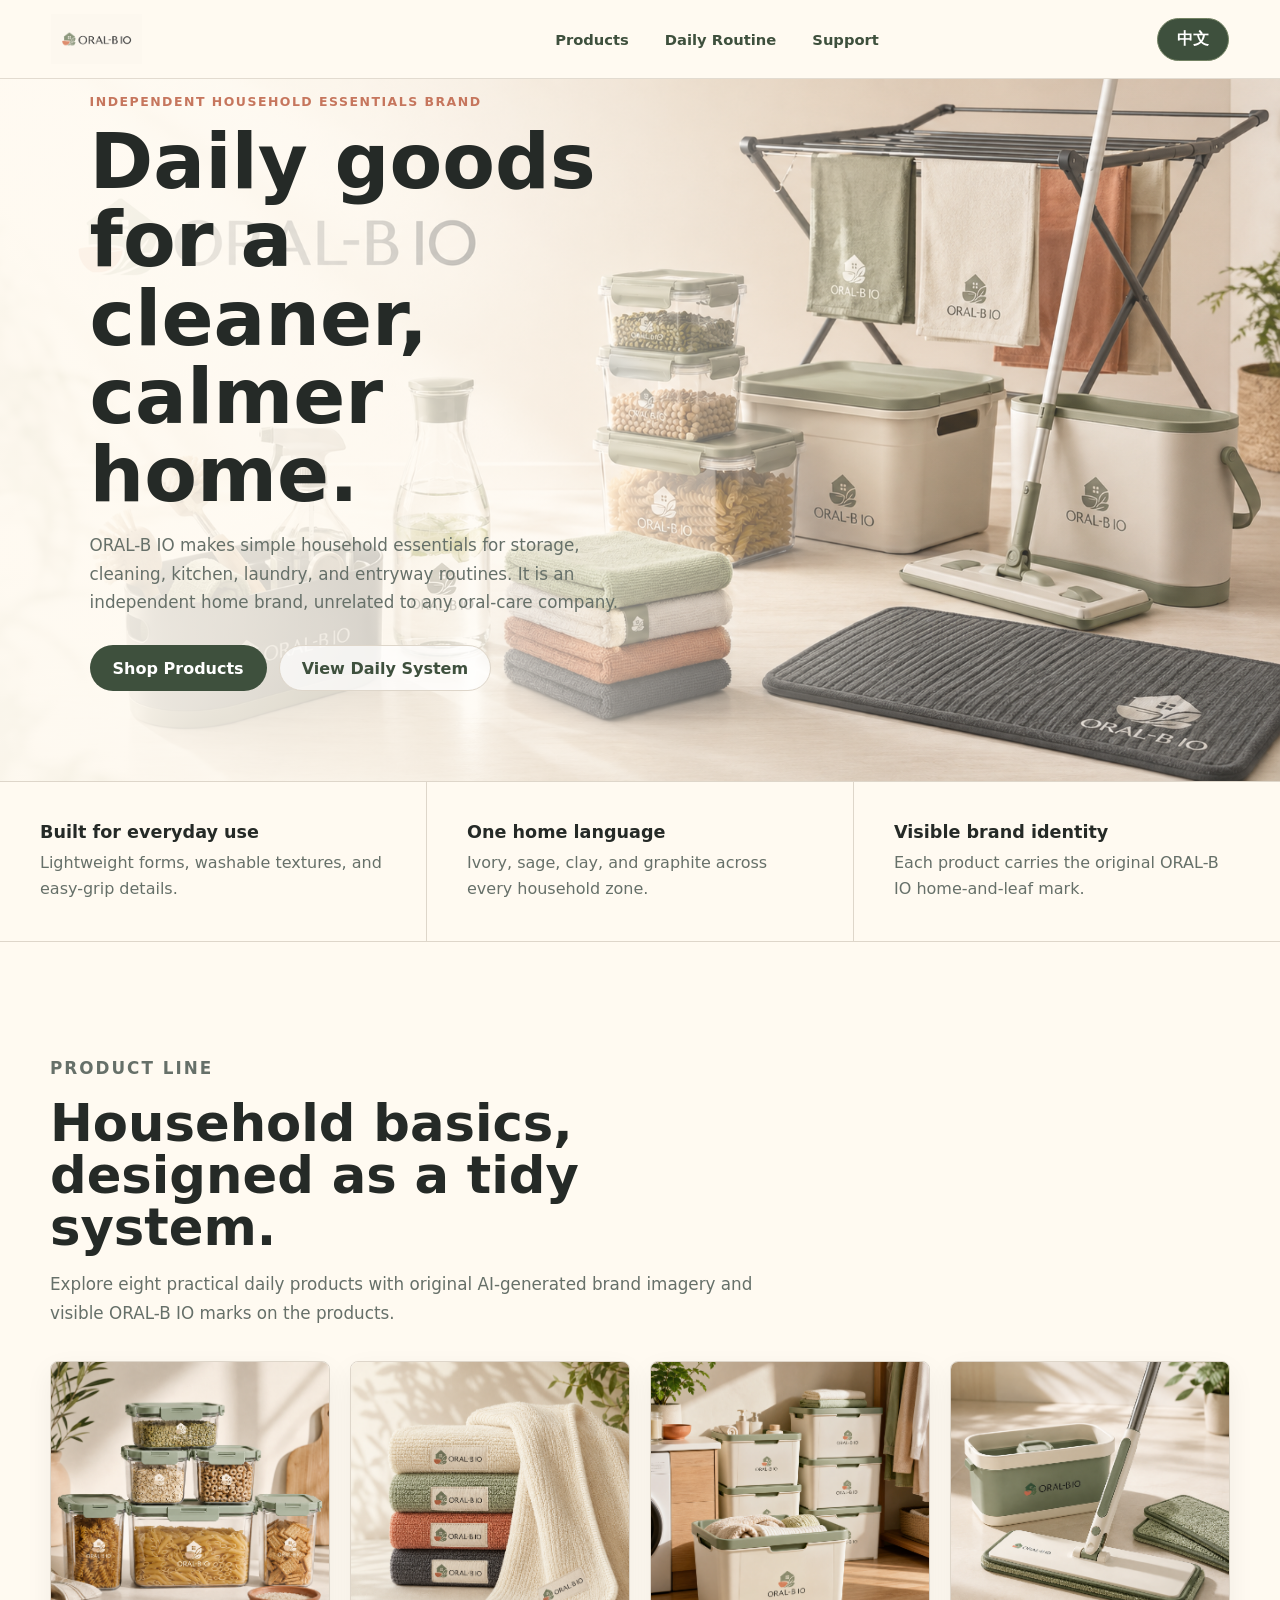
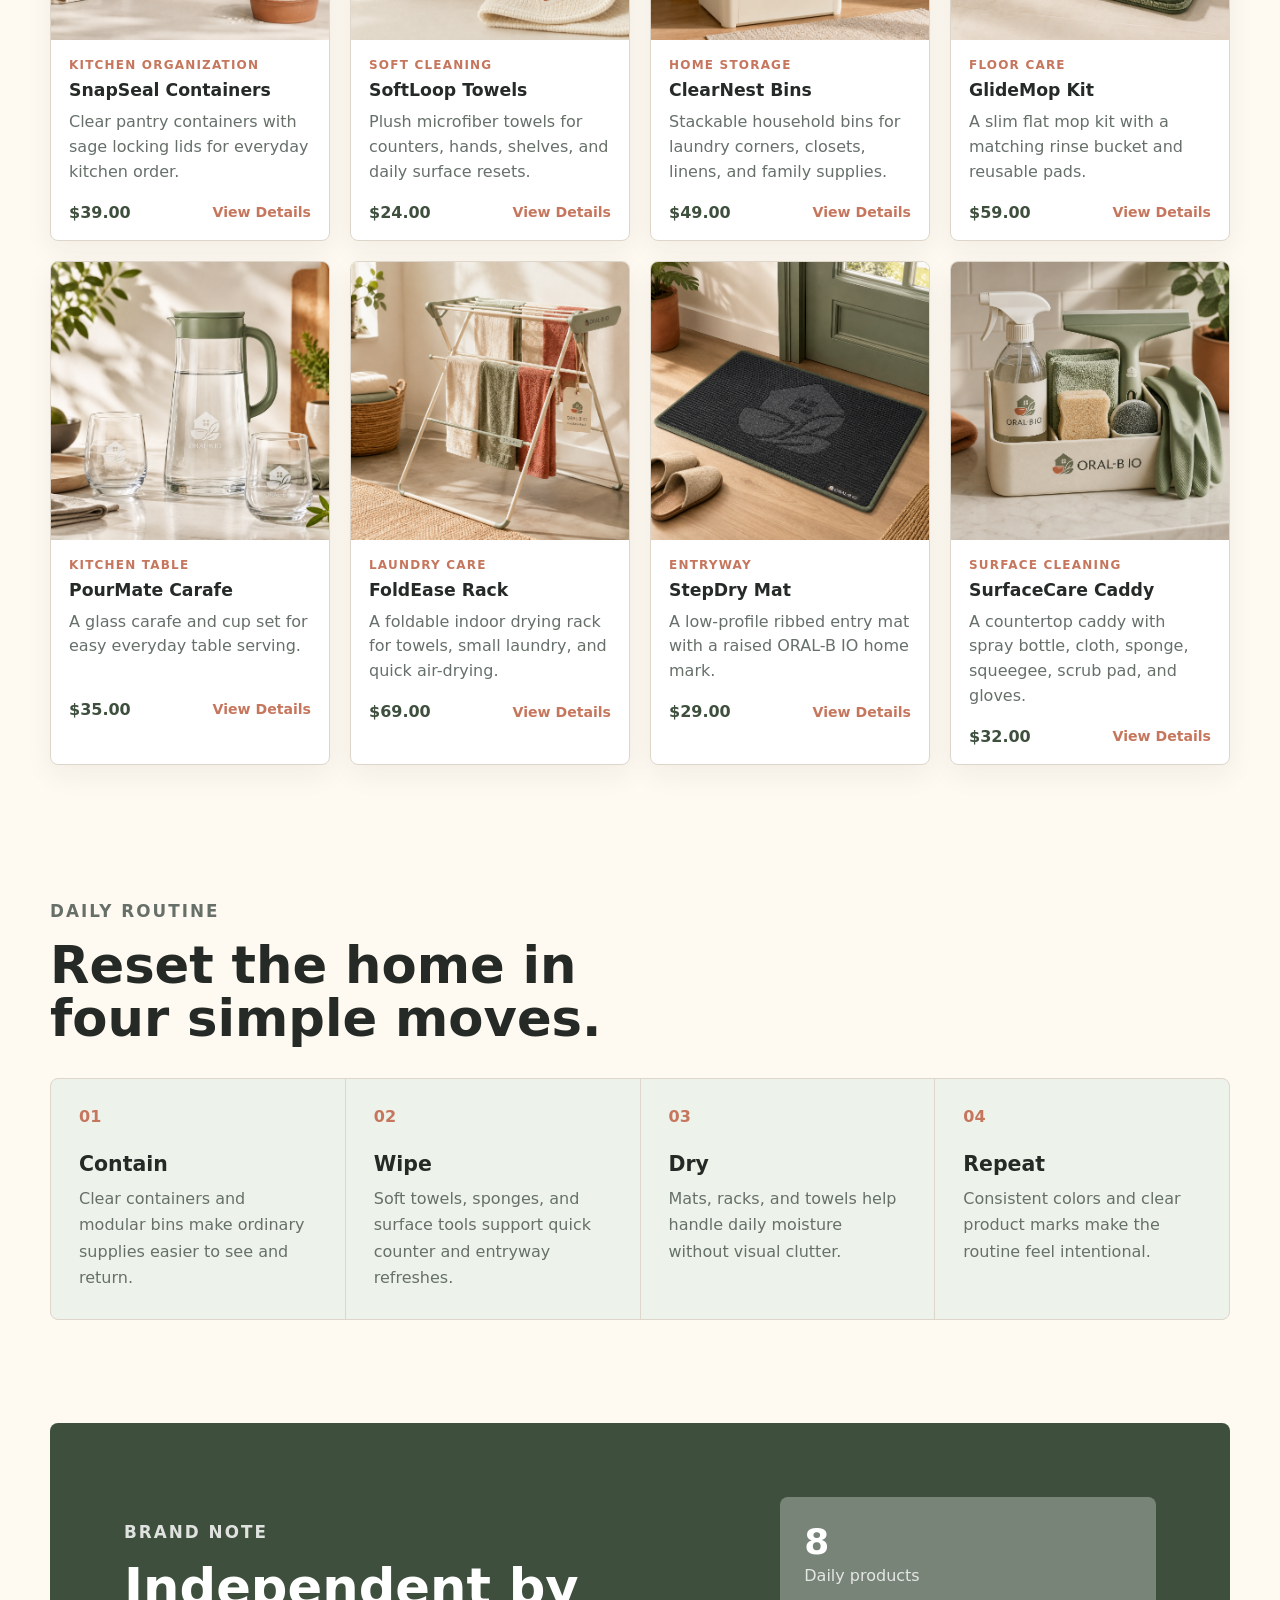
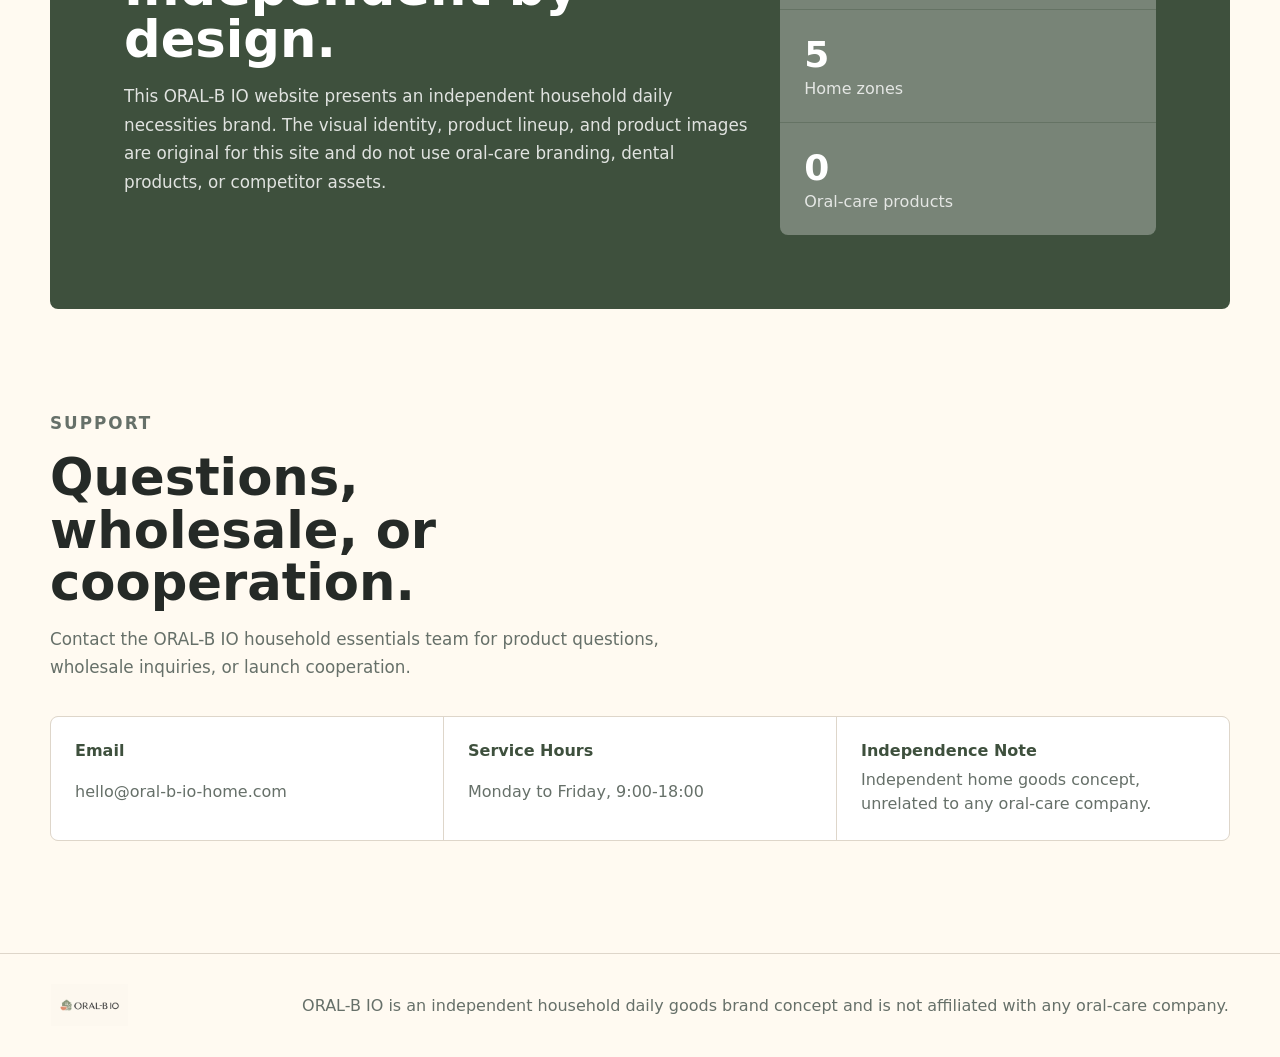
<file: index.html>
<!doctype html>
<html lang="en">
<head>
  <meta charset="utf-8">
  <meta name="viewport" content="width=device-width, initial-scale=1">
  <title>ORAL-B IO Official Website | Independent Home Essentials</title>
  <meta name="description" content="ORAL-B IO is an independent household daily essentials brand for storage, cleaning, kitchen, laundry, and entryway routines.">
  <link rel="icon" href="assets/oral-b-io-logo.png">
  <link rel="stylesheet" href="style.css">
  <script defer src="product-data.js"></script>
  <script defer src="site.js"></script>
</head>
<body class="home-page">
  <header class="site-header">
    <a class="brand-link" href="index.html" aria-label="ORAL-B IO home">
      <img src="assets/oral-b-io-logo.png" alt="ORAL-B IO logo">
    </a>
    <nav class="top-nav" aria-label="Main navigation">
      <a href="#products" data-i18n="nav.products">Products</a>
      <a href="#routine" data-i18n="nav.routine">Daily Routine</a>
      <a href="#support" data-i18n="nav.support">Support</a>
    </nav>
    <button class="language-toggle" type="button" data-language-toggle>中文</button>
  </header>

  <main>
    <section class="hero" id="home">
      <img class="hero-bg" src="assets/hero-banner.png" alt="ORAL-B IO independent household essentials lineup">
      <div class="hero-copy">
        <p class="eyebrow" data-i18n="hero.eyebrow">Independent Household Essentials Brand</p>
        <h1 data-i18n="hero.title">Daily goods for a cleaner, calmer home.</h1>
        <p data-i18n="hero.body">ORAL-B IO makes simple household essentials for storage, cleaning, kitchen, laundry, and entryway routines. It is an independent home brand, unrelated to any oral-care company.</p>
        <div class="hero-actions">
          <a class="button primary" href="#products" data-i18n="hero.cta">Shop Products</a>
          <a class="button ghost" href="#routine" data-i18n="hero.secondary">View Daily System</a>
        </div>
      </div>
    </section>

    <section class="intro-band" aria-label="Brand highlights">
      <div>
        <strong data-i18n="intro.oneTitle">Built for everyday use</strong>
        <span data-i18n="intro.oneBody">Lightweight forms, washable textures, and easy-grip details.</span>
      </div>
      <div>
        <strong data-i18n="intro.twoTitle">One home language</strong>
        <span data-i18n="intro.twoBody">Ivory, sage, clay, and graphite across every household zone.</span>
      </div>
      <div>
        <strong data-i18n="intro.threeTitle">Visible brand identity</strong>
        <span data-i18n="intro.threeBody">Each product carries the original ORAL-B IO home-and-leaf mark.</span>
      </div>
    </section>

    <section class="section-shell" id="products">
      <div class="section-heading">
        <p class="eyebrow" data-i18n="products.eyebrow">Product Line</p>
        <h2 data-i18n="products.title">Household basics, designed as a tidy system.</h2>
        <p data-i18n="products.body">Explore eight practical daily products with original AI-generated brand imagery and visible ORAL-B IO marks on the products.</p>
      </div>
      <div class="product-grid" data-product-grid></div>
    </section>

    <section class="routine-section" id="routine">
      <div class="section-heading compact">
        <p class="eyebrow" data-i18n="routine.eyebrow">Daily Routine</p>
        <h2 data-i18n="routine.title">Reset the home in four simple moves.</h2>
      </div>
      <div class="routine-grid">
        <article>
          <span>01</span>
          <h3 data-i18n="routine.card1Title">Contain</h3>
          <p data-i18n="routine.card1Body">Clear containers and modular bins make ordinary supplies easier to see and return.</p>
        </article>
        <article>
          <span>02</span>
          <h3 data-i18n="routine.card2Title">Wipe</h3>
          <p data-i18n="routine.card2Body">Soft towels, sponges, and surface tools support quick counter and entryway refreshes.</p>
        </article>
        <article>
          <span>03</span>
          <h3 data-i18n="routine.card3Title">Dry</h3>
          <p data-i18n="routine.card3Body">Mats, racks, and towels help handle daily moisture without visual clutter.</p>
        </article>
        <article>
          <span>04</span>
          <h3 data-i18n="routine.card4Title">Repeat</h3>
          <p data-i18n="routine.card4Body">Consistent colors and clear product marks make the routine feel intentional.</p>
        </article>
      </div>
    </section>

    <section class="feature-band">
      <div class="feature-copy">
        <p class="eyebrow" data-i18n="feature.eyebrow">Brand Note</p>
        <h2 data-i18n="feature.title">Independent by design.</h2>
        <p data-i18n="feature.body">This ORAL-B IO website presents an independent household daily necessities brand. The visual identity, product lineup, and product images are original for this site and do not use oral-care branding, dental products, or competitor assets.</p>
      </div>
      <div class="feature-stats" aria-label="ORAL-B IO product values">
        <div><strong>8</strong><span data-i18n="feature.stat1">Daily products</span></div>
        <div><strong>5</strong><span data-i18n="feature.stat2">Home zones</span></div>
        <div><strong>0</strong><span data-i18n="feature.stat3">Oral-care products</span></div>
      </div>
    </section>

    <section class="section-shell support-section" id="support">
      <div class="section-heading compact">
        <p class="eyebrow" data-i18n="support.eyebrow">Support</p>
        <h2 data-i18n="support.title">Questions, wholesale, or cooperation.</h2>
        <p data-i18n="support.body">Contact the ORAL-B IO household essentials team for product questions, wholesale inquiries, or launch cooperation.</p>
      </div>
      <div class="support-card">
        <div>
          <strong data-i18n="support.emailLabel">Email</strong>
          <a href="mailto:hello@oral-b-io-home.com">hello@oral-b-io-home.com</a>
        </div>
        <div>
          <strong data-i18n="support.hoursLabel">Service Hours</strong>
          <span data-i18n="support.hours">Monday to Friday, 9:00-18:00</span>
        </div>
        <div>
          <strong data-i18n="support.noteLabel">Independence Note</strong>
          <span data-i18n="support.note">Independent home goods concept, unrelated to any oral-care company.</span>
        </div>
      </div>
    </section>
  </main>

  <footer class="site-footer">
    <a class="footer-brand" href="index.html">
      <img src="assets/oral-b-io-logo.png" alt="ORAL-B IO logo">
    </a>
    <p data-i18n="footer.copy">ORAL-B IO is an independent household daily goods brand concept and is not affiliated with any oral-care company.</p>
  </footer>
</body>
</html>
</file>
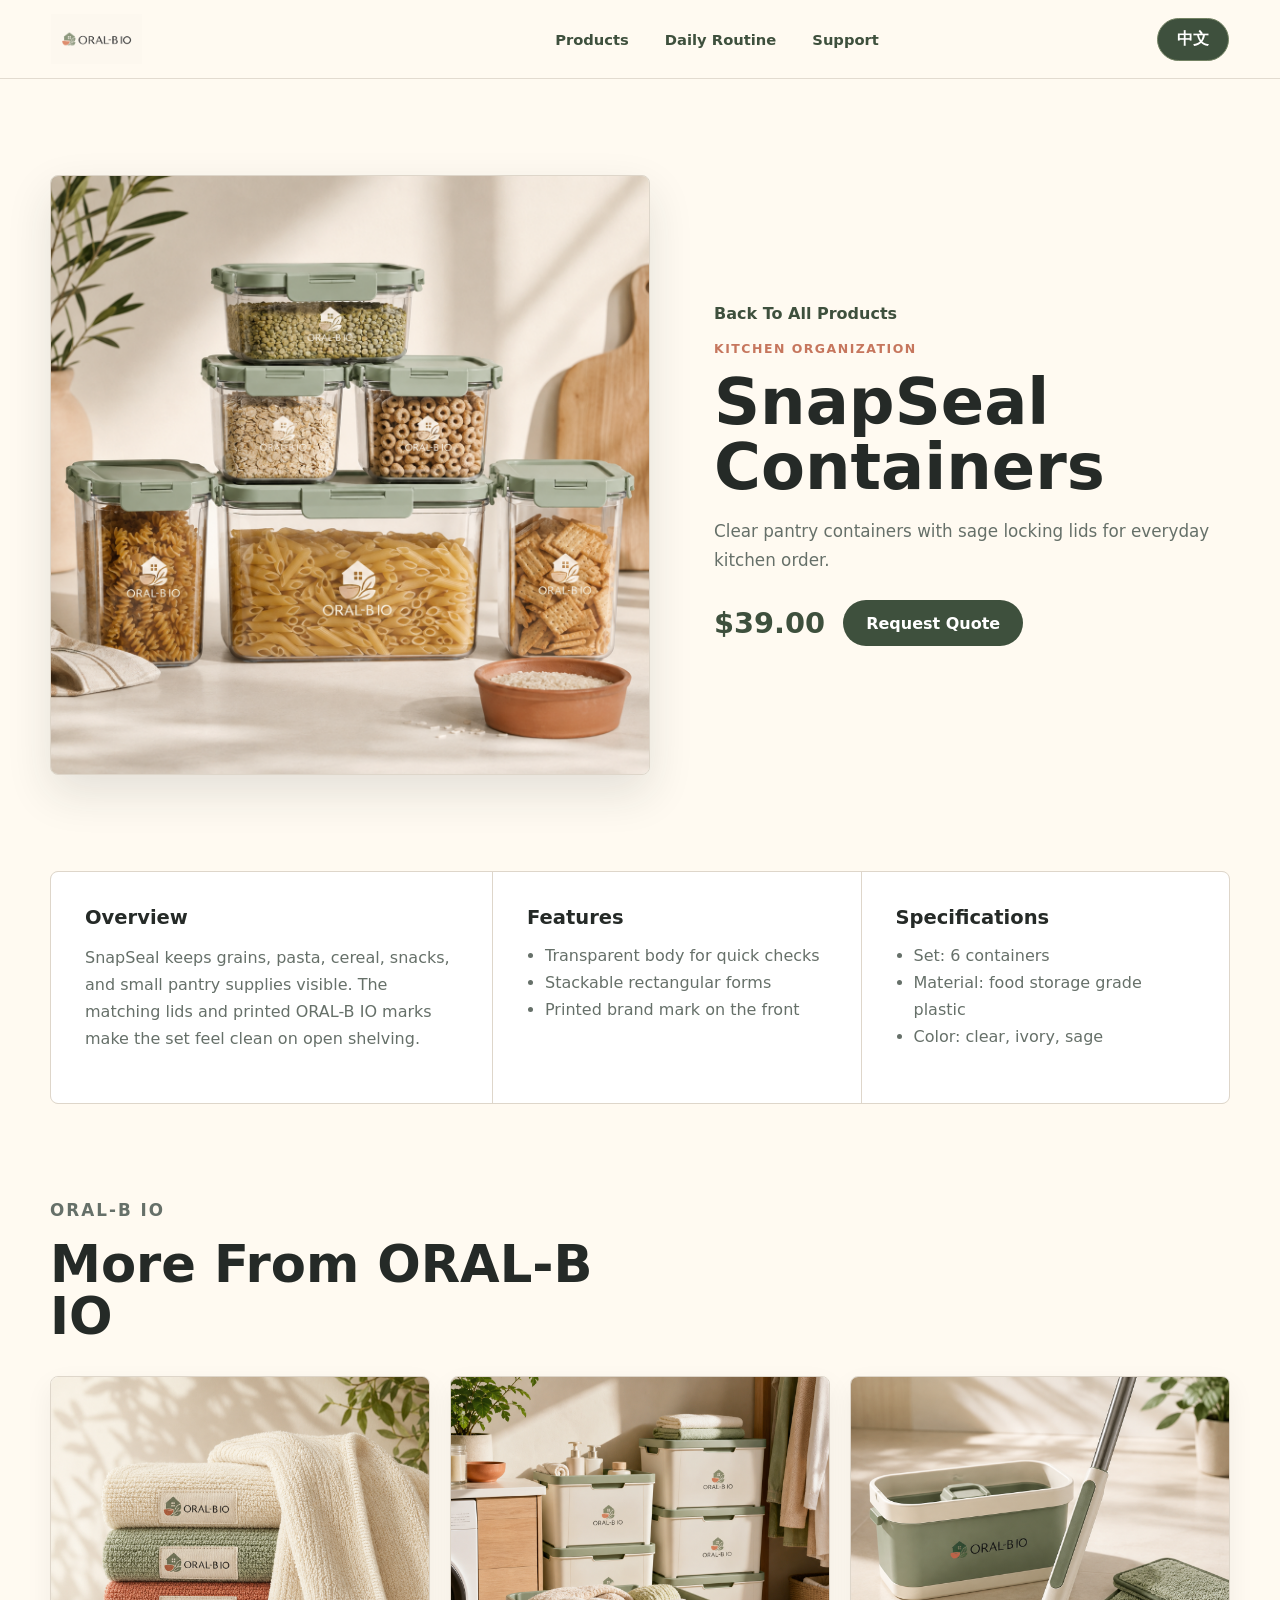
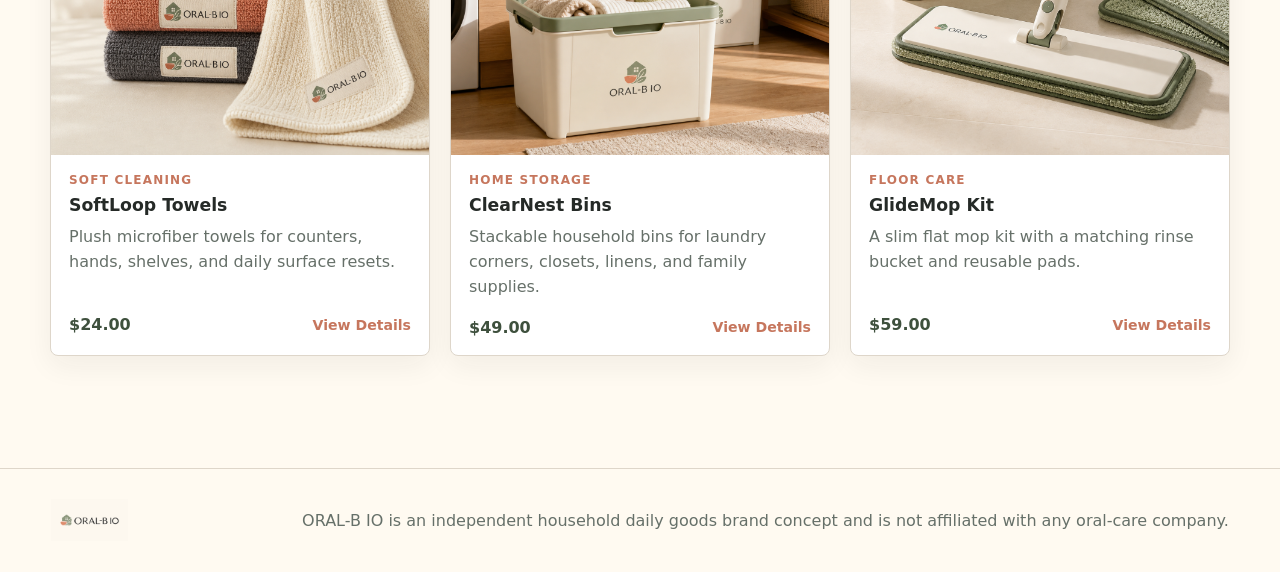
<file: product1.html>
<!doctype html>
<html lang="en">
<head>
  <meta charset="utf-8">
  <meta name="viewport" content="width=device-width, initial-scale=1">
  <title>ORAL-B IO SnapSeal Containers | ORAL-B IO</title>
  <link rel="icon" href="assets/oral-b-io-logo.png">
  <link rel="stylesheet" href="style.css">
  <script defer src="product-data.js"></script>
  <script defer src="site.js"></script>
</head>
<body class="detail-page" data-product-id="snapseal-containers">
  <header class="site-header">
    <a class="brand-link" href="index.html" aria-label="ORAL-B IO home"><img src="assets/oral-b-io-logo.png" alt="ORAL-B IO logo"></a>
    <nav class="top-nav" aria-label="Main navigation">
      <a href="index.html#products" data-i18n="nav.products">Products</a>
      <a href="index.html#routine" data-i18n="nav.routine">Daily Routine</a>
      <a href="index.html#support" data-i18n="nav.support">Support</a>
    </nav>
    <button class="language-toggle" type="button" data-language-toggle>中文</button>
  </header>
  <main data-product-detail></main>
  <footer class="site-footer"><a class="footer-brand" href="index.html"><img src="assets/oral-b-io-logo.png" alt="ORAL-B IO logo"></a><p data-i18n="footer.copy">ORAL-B IO is an independent household daily goods brand concept and is not affiliated with any oral-care company.</p></footer>
</body>
</html>
</file>
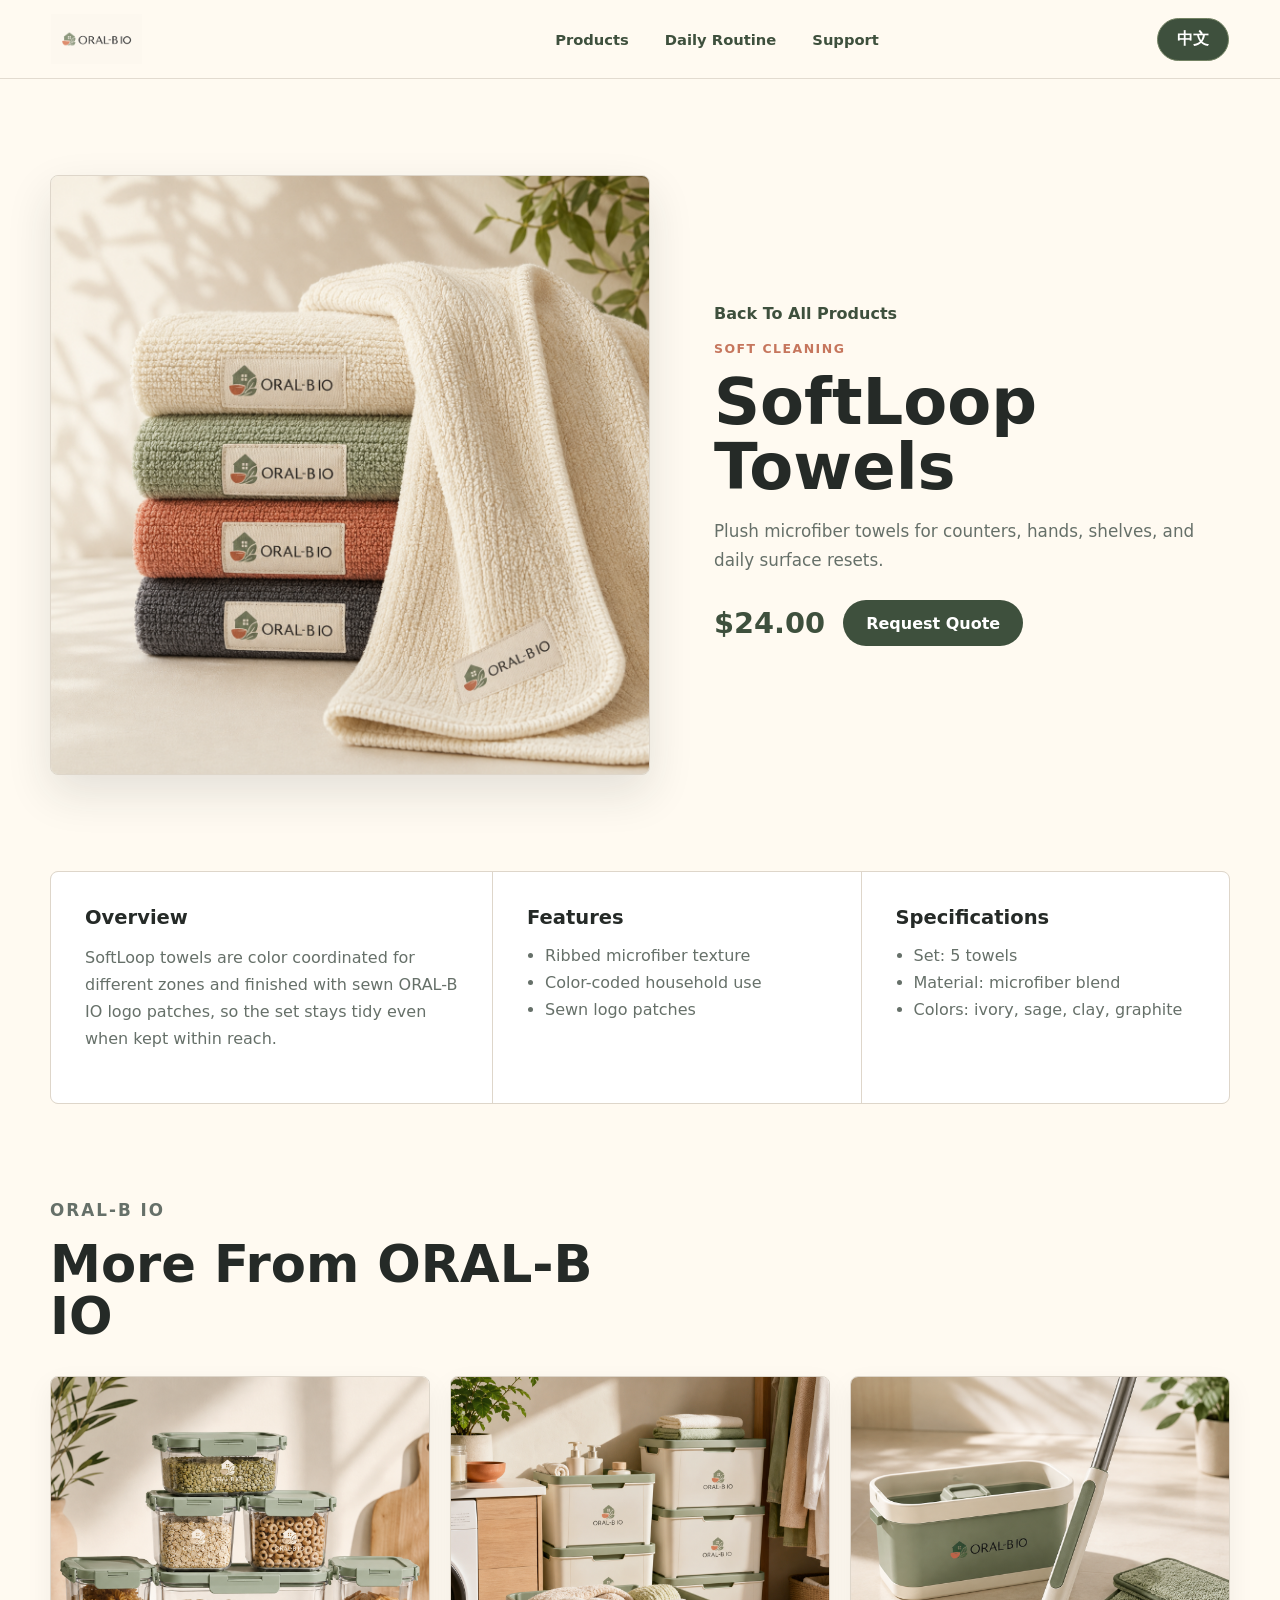
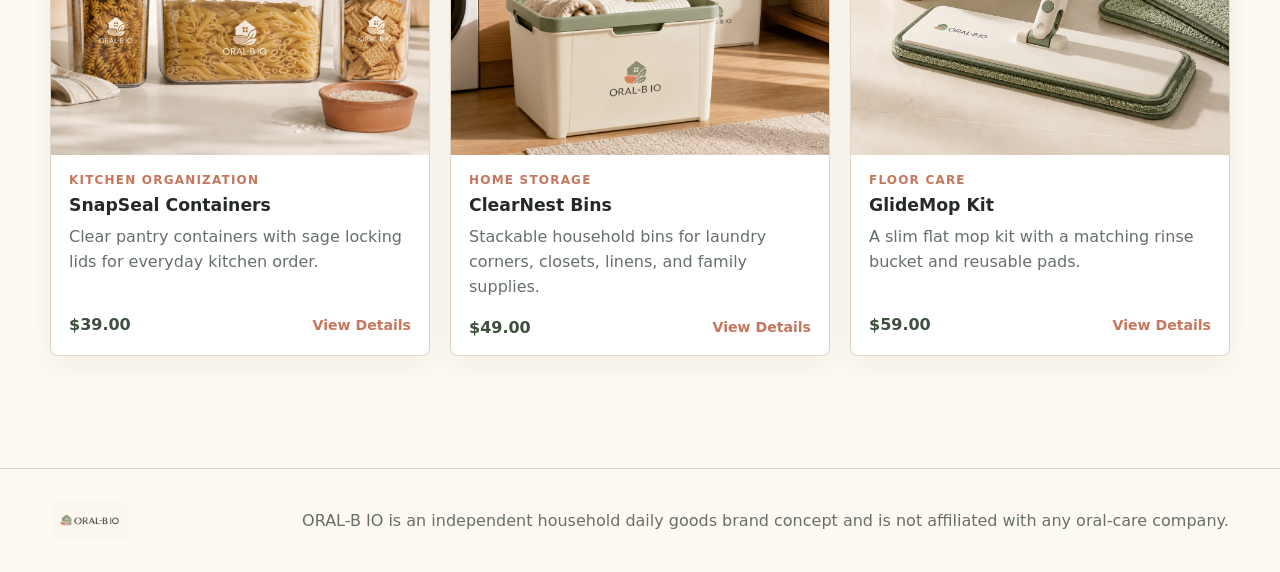
<file: product2.html>
<!doctype html>
<html lang="en">
<head>
  <meta charset="utf-8">
  <meta name="viewport" content="width=device-width, initial-scale=1">
  <title>ORAL-B IO SoftLoop Towels | ORAL-B IO</title>
  <link rel="icon" href="assets/oral-b-io-logo.png">
  <link rel="stylesheet" href="style.css">
  <script defer src="product-data.js"></script>
  <script defer src="site.js"></script>
</head>
<body class="detail-page" data-product-id="softloop-towels">
  <header class="site-header">
    <a class="brand-link" href="index.html" aria-label="ORAL-B IO home"><img src="assets/oral-b-io-logo.png" alt="ORAL-B IO logo"></a>
    <nav class="top-nav" aria-label="Main navigation">
      <a href="index.html#products" data-i18n="nav.products">Products</a>
      <a href="index.html#routine" data-i18n="nav.routine">Daily Routine</a>
      <a href="index.html#support" data-i18n="nav.support">Support</a>
    </nav>
    <button class="language-toggle" type="button" data-language-toggle>中文</button>
  </header>
  <main data-product-detail></main>
  <footer class="site-footer"><a class="footer-brand" href="index.html"><img src="assets/oral-b-io-logo.png" alt="ORAL-B IO logo"></a><p data-i18n="footer.copy">ORAL-B IO is an independent household daily goods brand concept and is not affiliated with any oral-care company.</p></footer>
</body>
</html>
</file>
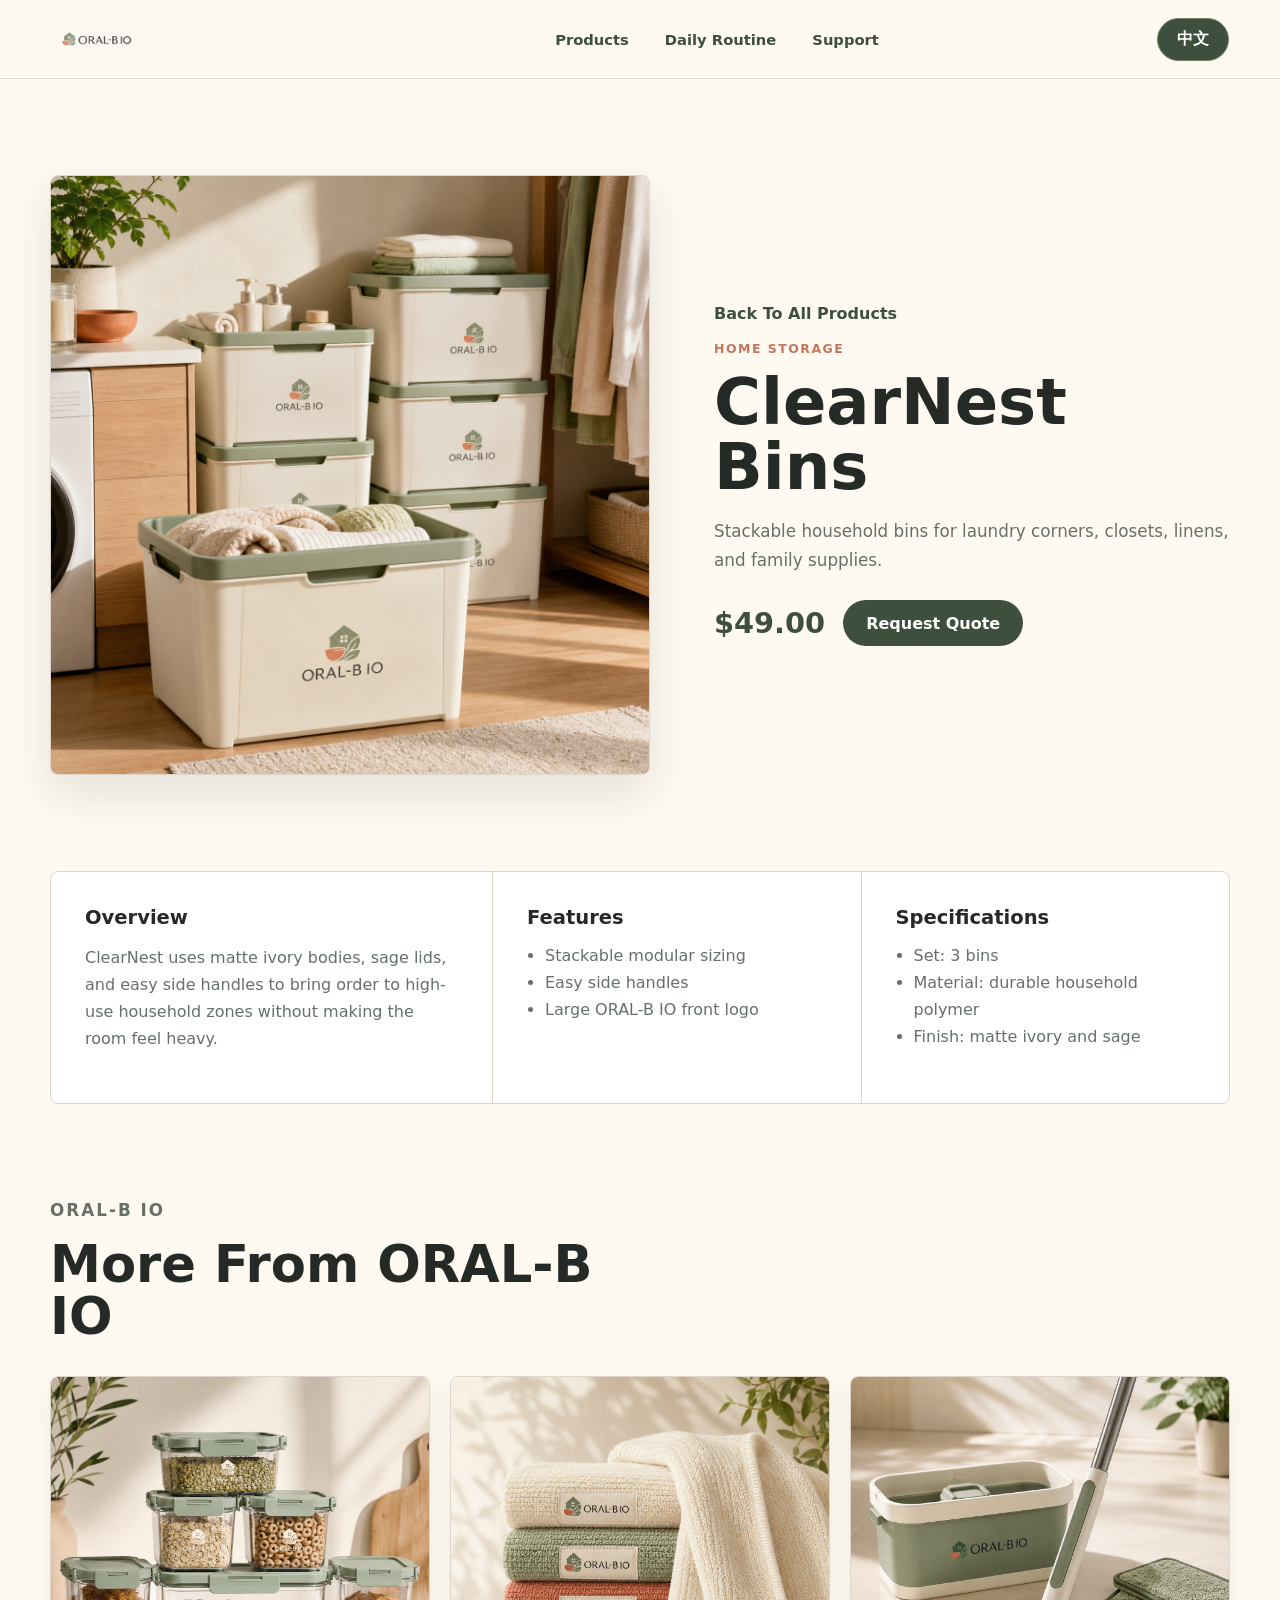
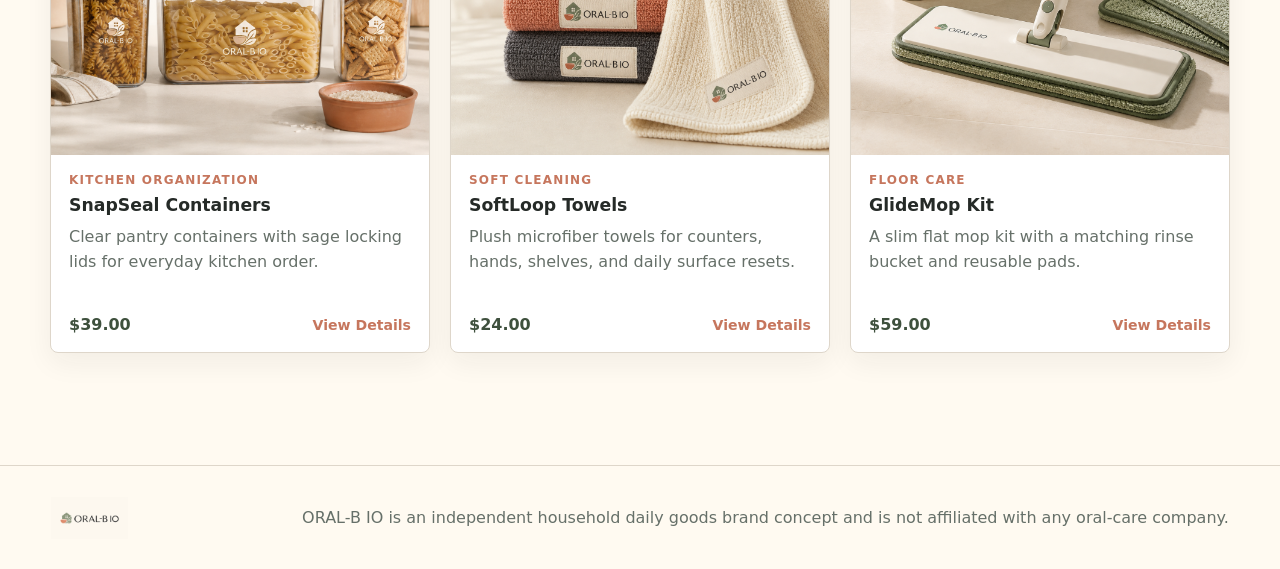
<file: product3.html>
<!doctype html>
<html lang="en">
<head>
  <meta charset="utf-8">
  <meta name="viewport" content="width=device-width, initial-scale=1">
  <title>ORAL-B IO ClearNest Bins | ORAL-B IO</title>
  <link rel="icon" href="assets/oral-b-io-logo.png">
  <link rel="stylesheet" href="style.css">
  <script defer src="product-data.js"></script>
  <script defer src="site.js"></script>
</head>
<body class="detail-page" data-product-id="clearnest-bins">
  <header class="site-header">
    <a class="brand-link" href="index.html" aria-label="ORAL-B IO home"><img src="assets/oral-b-io-logo.png" alt="ORAL-B IO logo"></a>
    <nav class="top-nav" aria-label="Main navigation">
      <a href="index.html#products" data-i18n="nav.products">Products</a>
      <a href="index.html#routine" data-i18n="nav.routine">Daily Routine</a>
      <a href="index.html#support" data-i18n="nav.support">Support</a>
    </nav>
    <button class="language-toggle" type="button" data-language-toggle>中文</button>
  </header>
  <main data-product-detail></main>
  <footer class="site-footer"><a class="footer-brand" href="index.html"><img src="assets/oral-b-io-logo.png" alt="ORAL-B IO logo"></a><p data-i18n="footer.copy">ORAL-B IO is an independent household daily goods brand concept and is not affiliated with any oral-care company.</p></footer>
</body>
</html>
</file>
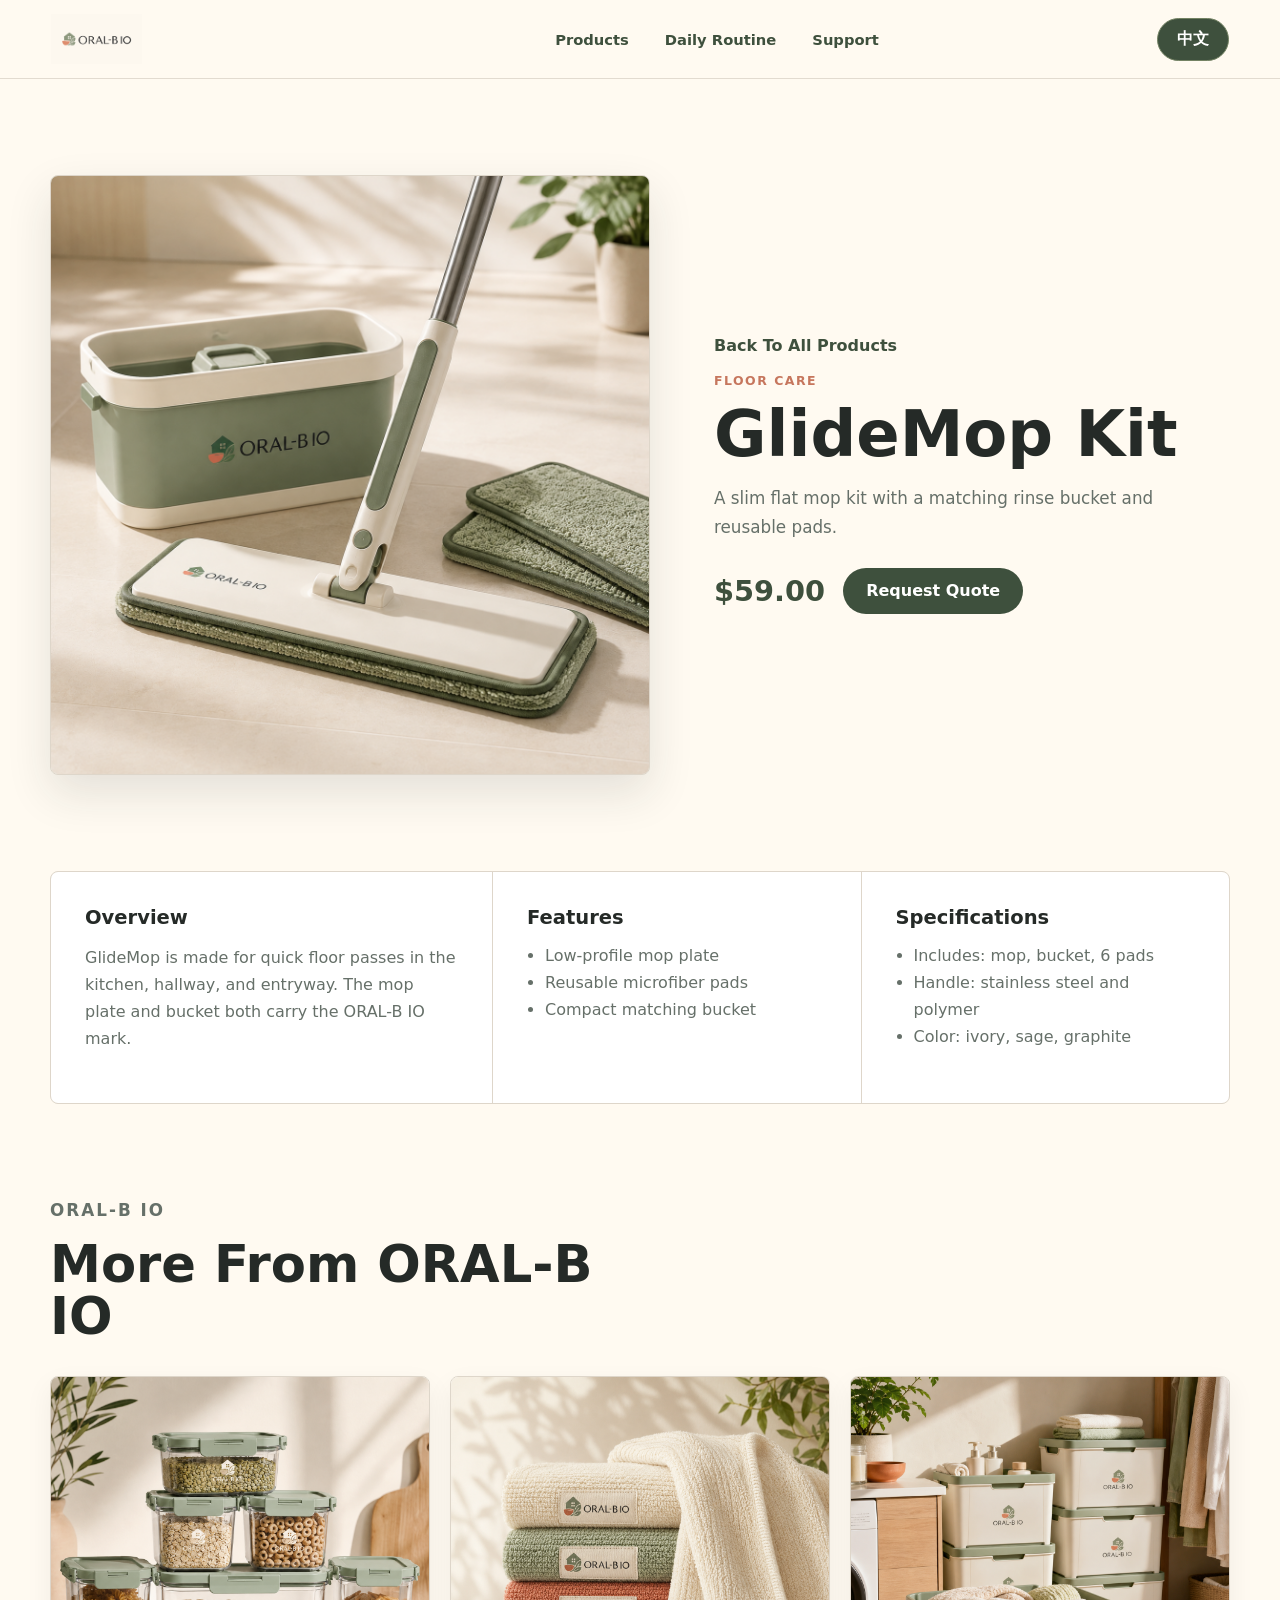
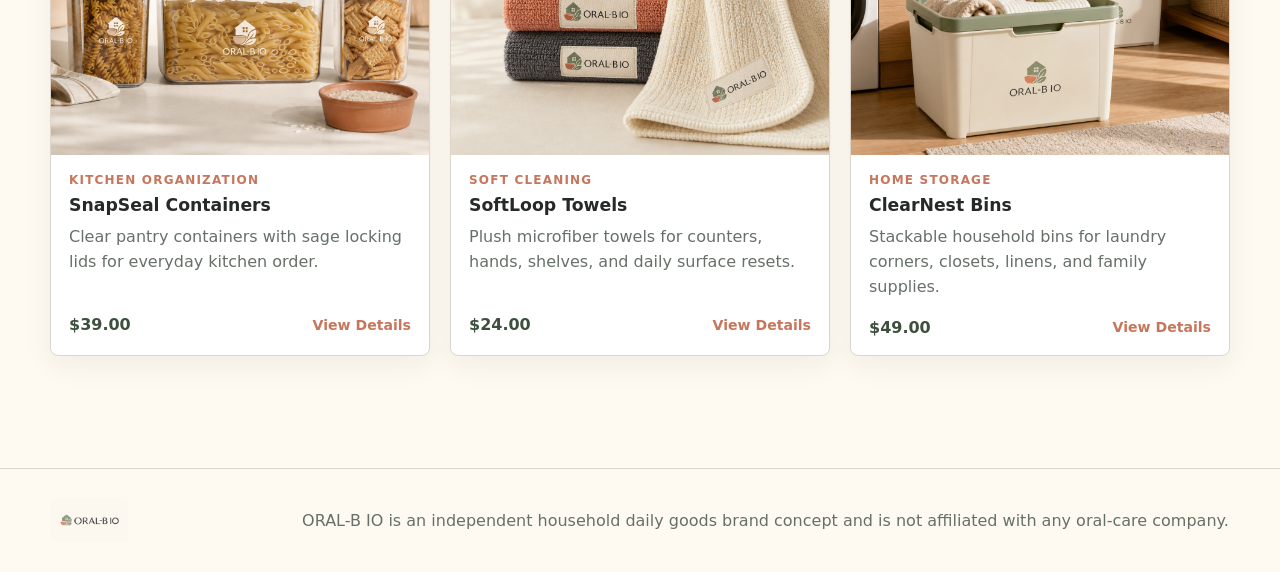
<file: product4.html>
<!doctype html>
<html lang="en">
<head>
  <meta charset="utf-8">
  <meta name="viewport" content="width=device-width, initial-scale=1">
  <title>ORAL-B IO GlideMop Kit | ORAL-B IO</title>
  <link rel="icon" href="assets/oral-b-io-logo.png">
  <link rel="stylesheet" href="style.css">
  <script defer src="product-data.js"></script>
  <script defer src="site.js"></script>
</head>
<body class="detail-page" data-product-id="glidemop-kit">
  <header class="site-header">
    <a class="brand-link" href="index.html" aria-label="ORAL-B IO home"><img src="assets/oral-b-io-logo.png" alt="ORAL-B IO logo"></a>
    <nav class="top-nav" aria-label="Main navigation">
      <a href="index.html#products" data-i18n="nav.products">Products</a>
      <a href="index.html#routine" data-i18n="nav.routine">Daily Routine</a>
      <a href="index.html#support" data-i18n="nav.support">Support</a>
    </nav>
    <button class="language-toggle" type="button" data-language-toggle>中文</button>
  </header>
  <main data-product-detail></main>
  <footer class="site-footer"><a class="footer-brand" href="index.html"><img src="assets/oral-b-io-logo.png" alt="ORAL-B IO logo"></a><p data-i18n="footer.copy">ORAL-B IO is an independent household daily goods brand concept and is not affiliated with any oral-care company.</p></footer>
</body>
</html>
</file>
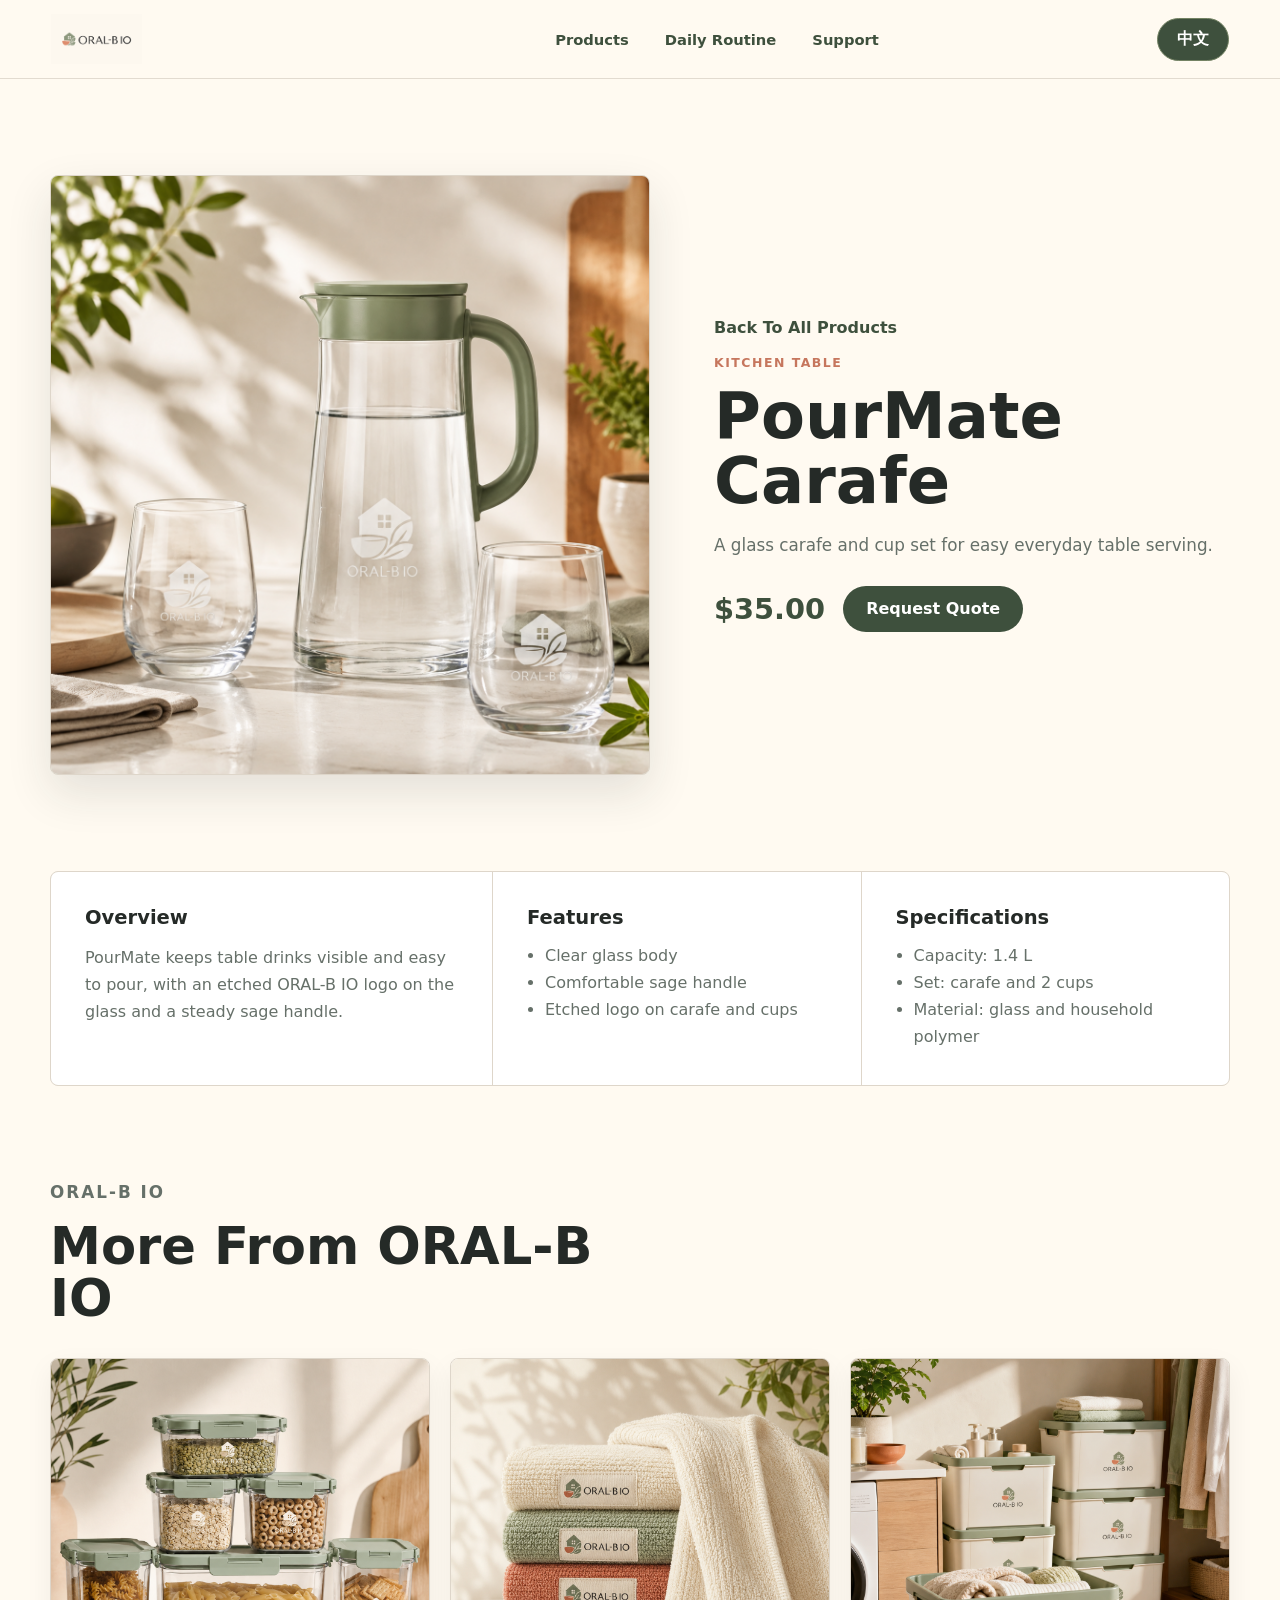
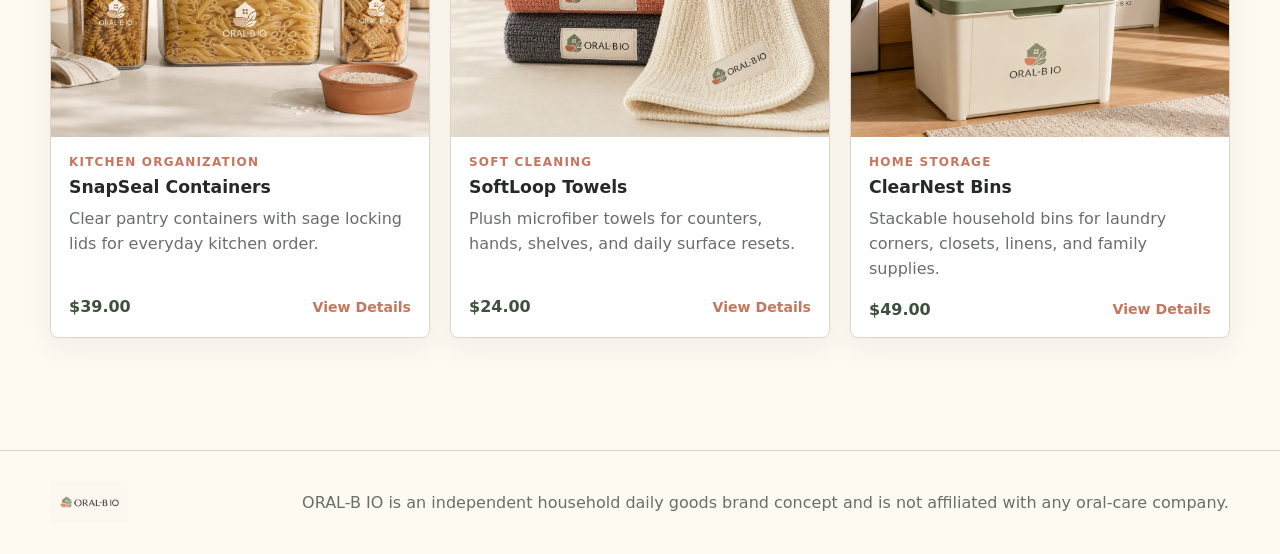
<file: product5.html>
<!doctype html>
<html lang="en">
<head>
  <meta charset="utf-8">
  <meta name="viewport" content="width=device-width, initial-scale=1">
  <title>ORAL-B IO PourMate Carafe | ORAL-B IO</title>
  <link rel="icon" href="assets/oral-b-io-logo.png">
  <link rel="stylesheet" href="style.css">
  <script defer src="product-data.js"></script>
  <script defer src="site.js"></script>
</head>
<body class="detail-page" data-product-id="pourmate-carafe">
  <header class="site-header">
    <a class="brand-link" href="index.html" aria-label="ORAL-B IO home"><img src="assets/oral-b-io-logo.png" alt="ORAL-B IO logo"></a>
    <nav class="top-nav" aria-label="Main navigation">
      <a href="index.html#products" data-i18n="nav.products">Products</a>
      <a href="index.html#routine" data-i18n="nav.routine">Daily Routine</a>
      <a href="index.html#support" data-i18n="nav.support">Support</a>
    </nav>
    <button class="language-toggle" type="button" data-language-toggle>中文</button>
  </header>
  <main data-product-detail></main>
  <footer class="site-footer"><a class="footer-brand" href="index.html"><img src="assets/oral-b-io-logo.png" alt="ORAL-B IO logo"></a><p data-i18n="footer.copy">ORAL-B IO is an independent household daily goods brand concept and is not affiliated with any oral-care company.</p></footer>
</body>
</html>
</file>
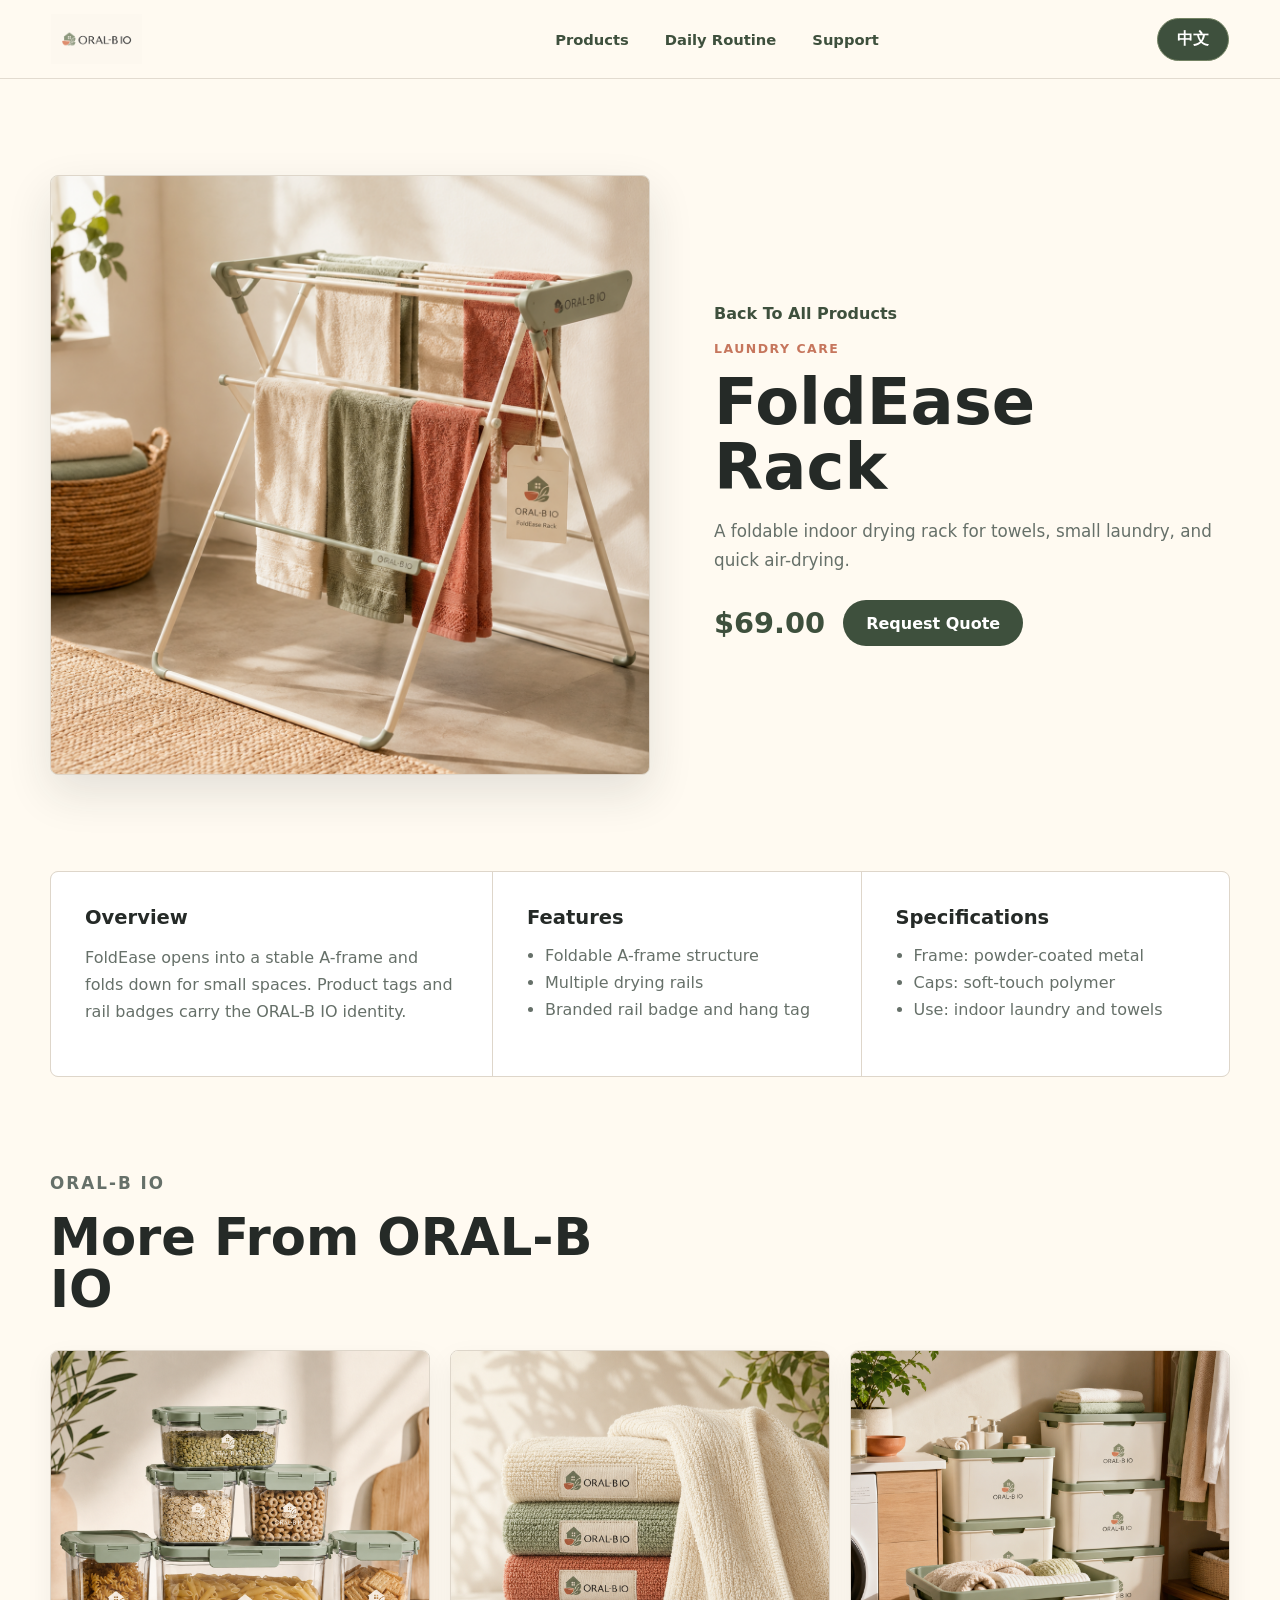
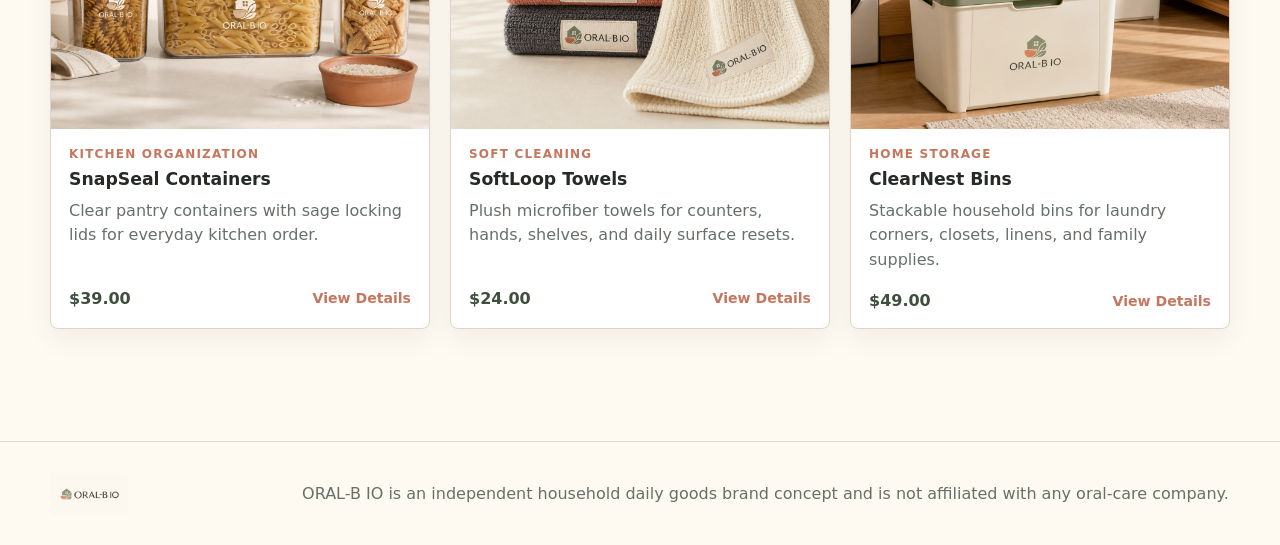
<file: product6.html>
<!doctype html>
<html lang="en">
<head>
  <meta charset="utf-8">
  <meta name="viewport" content="width=device-width, initial-scale=1">
  <title>ORAL-B IO FoldEase Rack | ORAL-B IO</title>
  <link rel="icon" href="assets/oral-b-io-logo.png">
  <link rel="stylesheet" href="style.css">
  <script defer src="product-data.js"></script>
  <script defer src="site.js"></script>
</head>
<body class="detail-page" data-product-id="foldease-rack">
  <header class="site-header">
    <a class="brand-link" href="index.html" aria-label="ORAL-B IO home"><img src="assets/oral-b-io-logo.png" alt="ORAL-B IO logo"></a>
    <nav class="top-nav" aria-label="Main navigation">
      <a href="index.html#products" data-i18n="nav.products">Products</a>
      <a href="index.html#routine" data-i18n="nav.routine">Daily Routine</a>
      <a href="index.html#support" data-i18n="nav.support">Support</a>
    </nav>
    <button class="language-toggle" type="button" data-language-toggle>中文</button>
  </header>
  <main data-product-detail></main>
  <footer class="site-footer"><a class="footer-brand" href="index.html"><img src="assets/oral-b-io-logo.png" alt="ORAL-B IO logo"></a><p data-i18n="footer.copy">ORAL-B IO is an independent household daily goods brand concept and is not affiliated with any oral-care company.</p></footer>
</body>
</html>
</file>
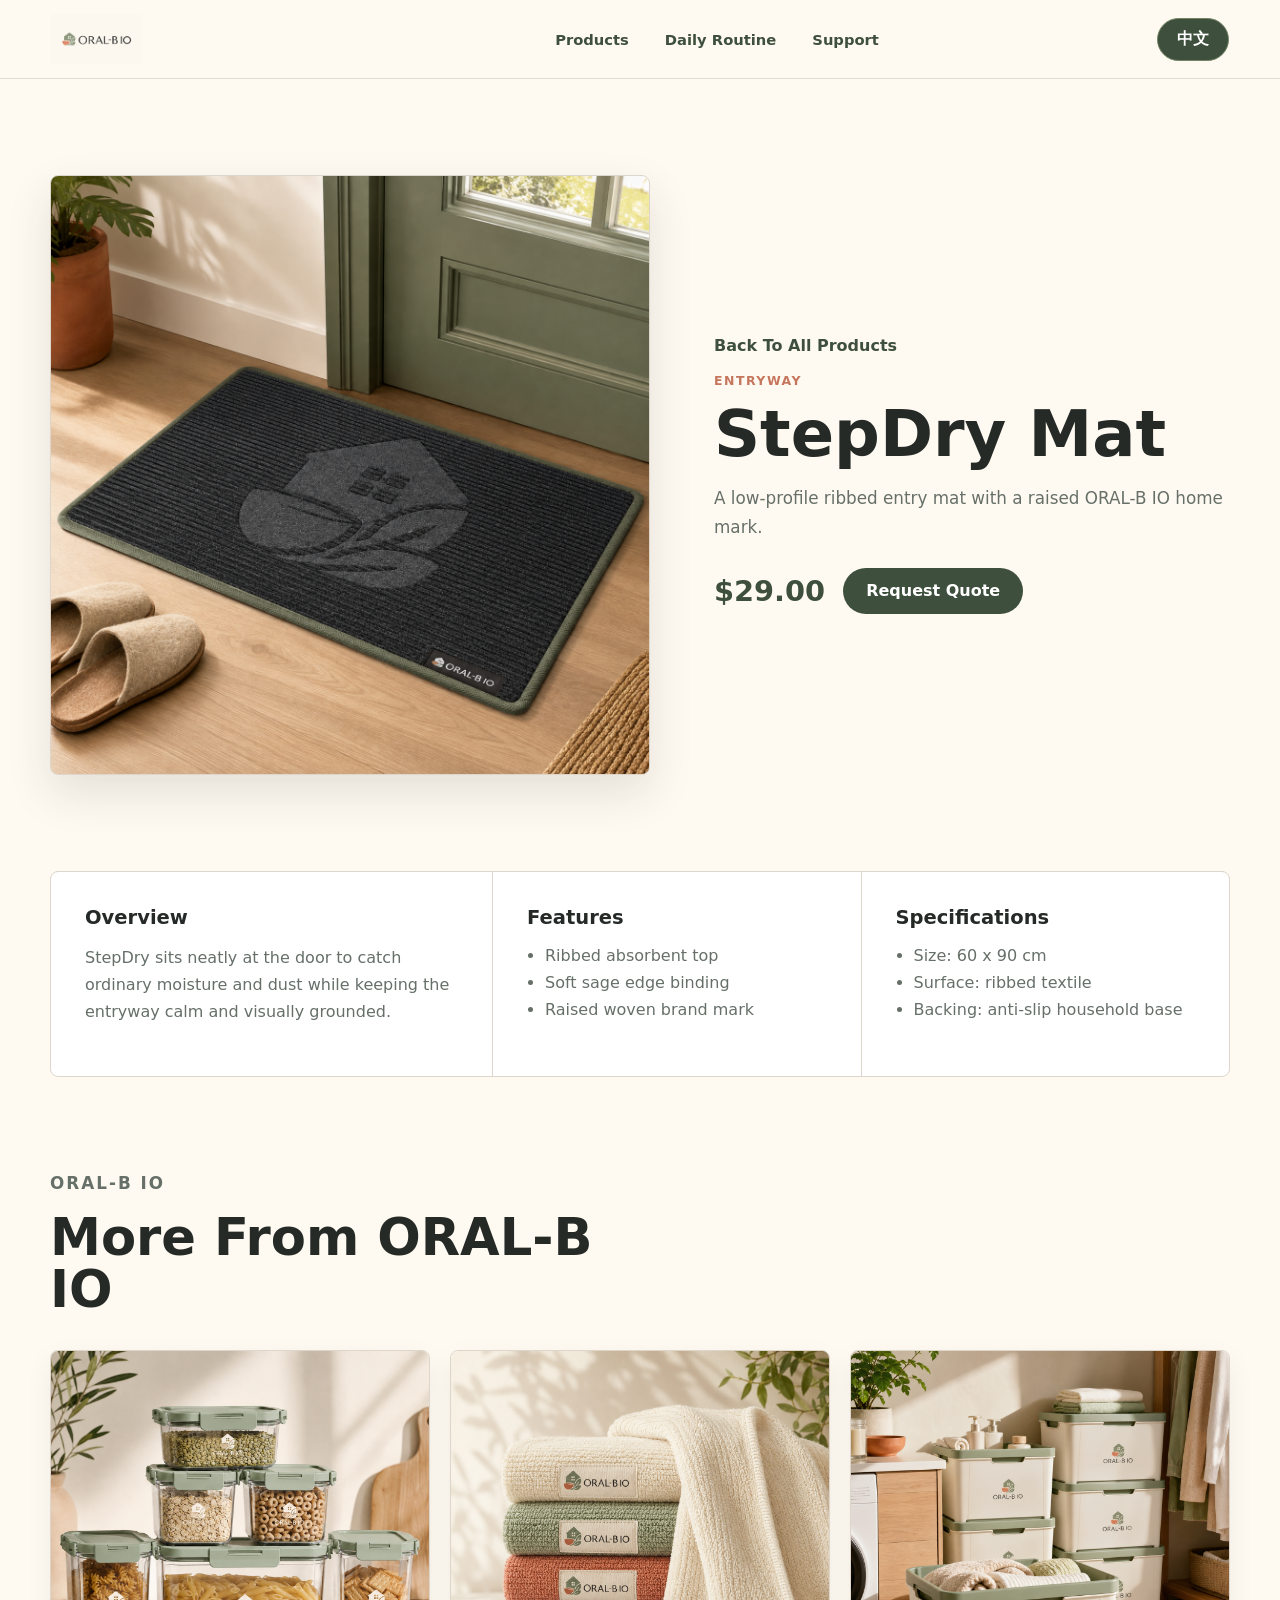
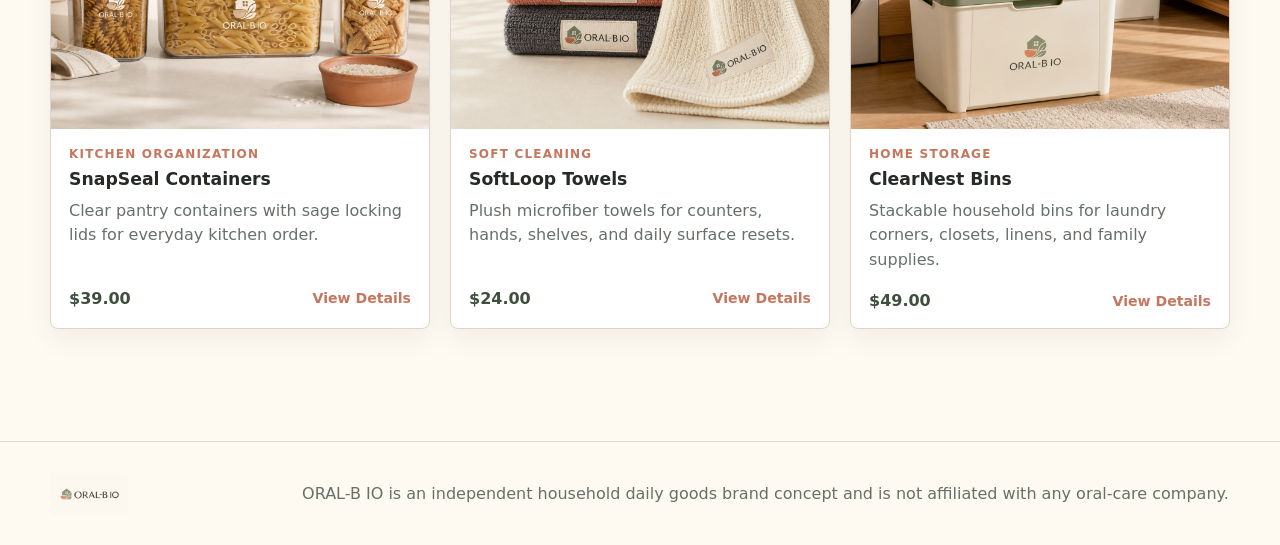
<file: product7.html>
<!doctype html>
<html lang="en">
<head>
  <meta charset="utf-8">
  <meta name="viewport" content="width=device-width, initial-scale=1">
  <title>ORAL-B IO StepDry Mat | ORAL-B IO</title>
  <link rel="icon" href="assets/oral-b-io-logo.png">
  <link rel="stylesheet" href="style.css">
  <script defer src="product-data.js"></script>
  <script defer src="site.js"></script>
</head>
<body class="detail-page" data-product-id="stepdry-mat">
  <header class="site-header">
    <a class="brand-link" href="index.html" aria-label="ORAL-B IO home"><img src="assets/oral-b-io-logo.png" alt="ORAL-B IO logo"></a>
    <nav class="top-nav" aria-label="Main navigation">
      <a href="index.html#products" data-i18n="nav.products">Products</a>
      <a href="index.html#routine" data-i18n="nav.routine">Daily Routine</a>
      <a href="index.html#support" data-i18n="nav.support">Support</a>
    </nav>
    <button class="language-toggle" type="button" data-language-toggle>中文</button>
  </header>
  <main data-product-detail></main>
  <footer class="site-footer"><a class="footer-brand" href="index.html"><img src="assets/oral-b-io-logo.png" alt="ORAL-B IO logo"></a><p data-i18n="footer.copy">ORAL-B IO is an independent household daily goods brand concept and is not affiliated with any oral-care company.</p></footer>
</body>
</html>
</file>
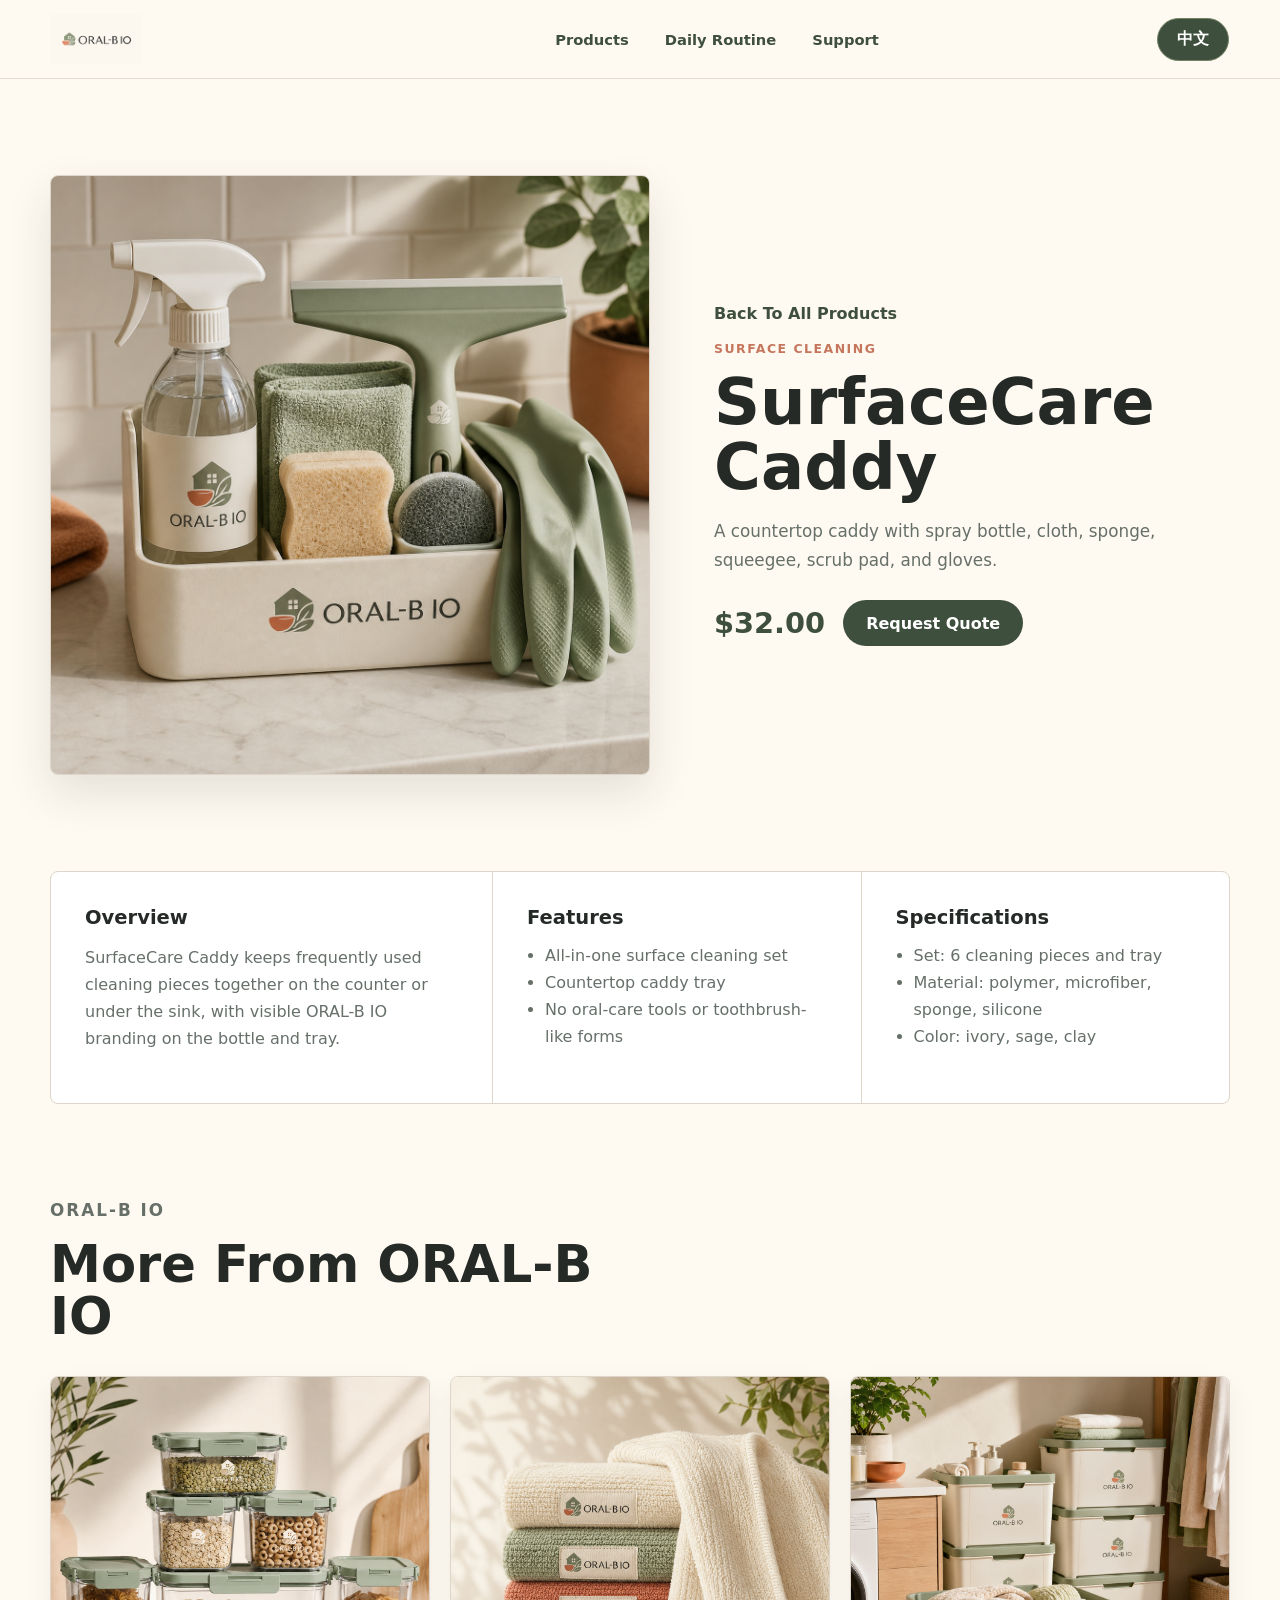
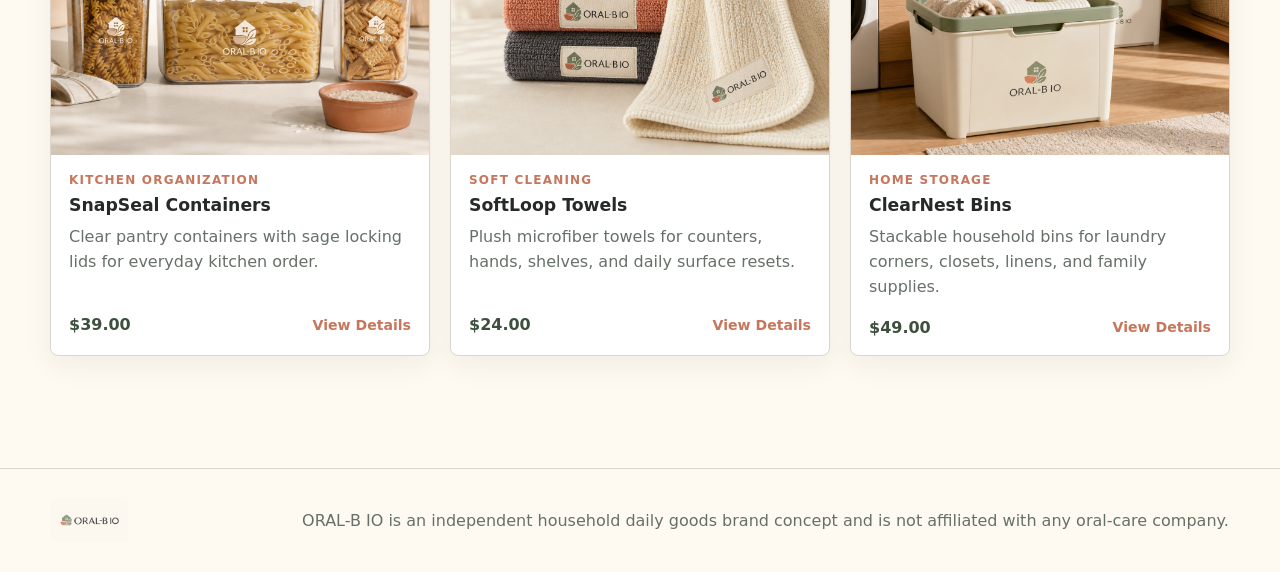
<file: product8.html>
<!doctype html>
<html lang="en">
<head>
  <meta charset="utf-8">
  <meta name="viewport" content="width=device-width, initial-scale=1">
  <title>ORAL-B IO SurfaceCare Caddy | ORAL-B IO</title>
  <link rel="icon" href="assets/oral-b-io-logo.png">
  <link rel="stylesheet" href="style.css">
  <script defer src="product-data.js"></script>
  <script defer src="site.js"></script>
</head>
<body class="detail-page" data-product-id="surfacecare-caddy">
  <header class="site-header">
    <a class="brand-link" href="index.html" aria-label="ORAL-B IO home"><img src="assets/oral-b-io-logo.png" alt="ORAL-B IO logo"></a>
    <nav class="top-nav" aria-label="Main navigation">
      <a href="index.html#products" data-i18n="nav.products">Products</a>
      <a href="index.html#routine" data-i18n="nav.routine">Daily Routine</a>
      <a href="index.html#support" data-i18n="nav.support">Support</a>
    </nav>
    <button class="language-toggle" type="button" data-language-toggle>中文</button>
  </header>
  <main data-product-detail></main>
  <footer class="site-footer"><a class="footer-brand" href="index.html"><img src="assets/oral-b-io-logo.png" alt="ORAL-B IO logo"></a><p data-i18n="footer.copy">ORAL-B IO is an independent household daily goods brand concept and is not affiliated with any oral-care company.</p></footer>
</body>
</html>
</file>
<file: style.css>
:root {
  --paper: #fffaf1;
  --cream: #f5efe5;
  --mist: #edf3ea;
  --sage: #738263;
  --sage-dark: #3e503d;
  --clay: #c6765d;
  --graphite: #252a27;
  --muted: #667069;
  --line: #ded6ca;
  --white: #ffffff;
  --shadow: 0 18px 45px rgba(37, 42, 39, 0.12);
}

* {
  box-sizing: border-box;
}

html {
  scroll-behavior: smooth;
}

body {
  margin: 0;
  color: var(--graphite);
  background: var(--paper);
  font-family: Inter, ui-sans-serif, system-ui, -apple-system, BlinkMacSystemFont, "Segoe UI", sans-serif;
}

img {
  display: block;
  max-width: 100%;
}

a {
  color: inherit;
  text-decoration: none;
}

.site-header {
  position: sticky;
  top: 0;
  z-index: 20;
  display: flex;
  align-items: center;
  justify-content: space-between;
  gap: 24px;
  min-height: 78px;
  padding: 14px clamp(18px, 4vw, 56px);
  background: rgba(255, 250, 241, 0.9);
  border-bottom: 1px solid rgba(222, 214, 202, 0.86);
  backdrop-filter: blur(18px);
}

.brand-link,
.footer-brand {
  display: inline-flex;
  align-items: center;
}

.brand-link img {
  width: min(226px, 46vw);
  height: 50px;
  object-fit: contain;
  object-position: left center;
}

.top-nav {
  display: flex;
  align-items: center;
  justify-content: center;
  gap: clamp(16px, 3vw, 36px);
  color: var(--sage-dark);
  font-size: 0.92rem;
  font-weight: 700;
}

.top-nav a {
  padding: 8px 0;
}

.top-nav a:hover {
  color: var(--clay);
}

.language-toggle {
  min-width: 72px;
  padding: 10px 16px;
  border: 1px solid var(--sage);
  border-radius: 999px;
  color: var(--white);
  background: var(--sage-dark);
  font: inherit;
  font-weight: 800;
  cursor: pointer;
}

.hero {
  position: relative;
  min-height: clamp(640px, 78vh, 820px);
  display: flex;
  align-items: flex-end;
  overflow: hidden;
  background: var(--cream);
}

.hero-bg {
  position: absolute;
  inset: 0;
  width: 100%;
  height: 100%;
  object-fit: cover;
  object-position: center;
}

.hero::after {
  content: "";
  position: absolute;
  inset: 0;
  background: linear-gradient(90deg, rgba(255, 250, 241, 0.96) 0%, rgba(255, 250, 241, 0.82) 28%, rgba(255, 250, 241, 0.16) 72%);
}

.hero-copy {
  position: relative;
  z-index: 1;
  width: min(610px, calc(100% - 36px));
  margin-left: clamp(20px, 7vw, 96px);
  padding: 0 0 clamp(56px, 10vh, 96px);
}

.eyebrow {
  margin: 0 0 14px;
  color: var(--clay);
  font-size: 0.78rem;
  font-weight: 850;
  letter-spacing: 0.12em;
  text-transform: uppercase;
}

.hero h1,
.section-heading h2,
.feature-copy h2,
.detail-copy h1 {
  margin: 0;
  color: var(--graphite);
  line-height: 1.02;
  letter-spacing: 0;
}

.hero h1 {
  max-width: 560px;
  font-size: clamp(3rem, 6vw, 5.6rem);
}

.hero-copy p:not(.eyebrow),
.section-heading p,
.feature-copy p,
.detail-summary {
  color: var(--muted);
  font-size: 1.05rem;
  line-height: 1.7;
}

.hero-copy p:not(.eyebrow) {
  max-width: 560px;
}

.hero-actions {
  display: flex;
  flex-wrap: wrap;
  gap: 12px;
  margin-top: 28px;
}

.button {
  display: inline-flex;
  align-items: center;
  justify-content: center;
  min-height: 46px;
  padding: 0 22px;
  border: 1px solid transparent;
  border-radius: 999px;
  font-weight: 850;
}

.button.primary {
  color: var(--white);
  background: var(--sage-dark);
}

.button.ghost {
  color: var(--sage-dark);
  background: rgba(255, 255, 255, 0.72);
  border-color: var(--line);
}

.intro-band {
  display: grid;
  grid-template-columns: repeat(3, 1fr);
  gap: 1px;
  background: var(--line);
  border-top: 1px solid var(--line);
  border-bottom: 1px solid var(--line);
}

.intro-band div {
  display: grid;
  gap: 8px;
  padding: clamp(22px, 4vw, 40px);
  background: var(--paper);
}

.intro-band strong {
  font-size: 1.1rem;
}

.intro-band span {
  color: var(--muted);
  line-height: 1.6;
}

.section-shell,
.routine-section,
.feature-band,
.detail-info {
  width: min(1180px, calc(100% - 36px));
  margin: 0 auto;
}

.section-shell {
  padding: clamp(70px, 9vw, 112px) 0;
}

.section-heading {
  max-width: 720px;
  margin-bottom: 34px;
}

.section-heading.compact {
  max-width: 620px;
}

.section-heading h2,
.feature-copy h2 {
  font-size: clamp(2rem, 4vw, 3.4rem);
}

.product-grid {
  display: grid;
  grid-template-columns: repeat(4, minmax(0, 1fr));
  gap: 20px;
}

.product-card {
  overflow: hidden;
  border: 1px solid var(--line);
  border-radius: 8px;
  background: var(--white);
  box-shadow: 0 10px 28px rgba(37, 42, 39, 0.06);
}

.product-image-link {
  display: block;
  overflow: hidden;
  aspect-ratio: 1 / 1;
  background: var(--mist);
}

.product-card img {
  width: 100%;
  height: 100%;
  object-fit: cover;
  transition: transform 280ms ease;
}

.product-card:hover img {
  transform: scale(1.035);
}

.product-card-body {
  padding: 18px;
}

.product-category {
  margin: 0 0 8px;
  color: var(--clay);
  font-size: 0.75rem;
  font-weight: 850;
  letter-spacing: 0.1em;
  text-transform: uppercase;
}

.product-card h3 {
  margin: 0 0 10px;
  font-size: 1.08rem;
}

.product-card p:not(.product-category) {
  min-height: 72px;
  margin: 0;
  color: var(--muted);
  line-height: 1.55;
}

.product-card-row {
  display: flex;
  align-items: center;
  justify-content: space-between;
  gap: 12px;
  margin-top: 18px;
}

.product-card-row span {
  color: var(--sage-dark);
  font-weight: 850;
}

.product-card-row a {
  color: var(--clay);
  font-size: 0.88rem;
  font-weight: 850;
}

.routine-section {
  padding: 20px 0 clamp(70px, 8vw, 110px);
}

.routine-grid {
  display: grid;
  grid-template-columns: repeat(4, 1fr);
  gap: 1px;
  overflow: hidden;
  border: 1px solid var(--line);
  border-radius: 8px;
  background: var(--line);
}

.routine-grid article {
  padding: 28px;
  background: var(--mist);
}

.routine-grid span {
  display: inline-flex;
  margin-bottom: 26px;
  color: var(--clay);
  font-weight: 850;
}

.routine-grid h3 {
  margin: 0 0 10px;
  font-size: 1.28rem;
}

.routine-grid p {
  margin: 0;
  color: var(--muted);
  line-height: 1.65;
}

.feature-band {
  display: grid;
  grid-template-columns: 1.25fr 0.75fr;
  gap: 30px;
  align-items: center;
  padding: clamp(42px, 7vw, 74px);
  margin-bottom: 30px;
  border-radius: 8px;
  color: var(--white);
  background: var(--sage-dark);
}

.feature-copy h2,
.feature-copy p {
  color: var(--white);
}

.feature-copy p {
  opacity: 0.84;
}

.feature-stats {
  display: grid;
  gap: 1px;
  overflow: hidden;
  border-radius: 8px;
  background: rgba(255, 255, 255, 0.2);
}

.feature-stats div {
  display: grid;
  gap: 4px;
  padding: 24px;
  background: rgba(255, 255, 255, 0.12);
}

.feature-stats strong {
  font-size: 2.25rem;
}

.feature-stats span {
  opacity: 0.8;
}

.support-section {
  padding-top: 70px;
}

.support-card {
  display: grid;
  grid-template-columns: repeat(3, 1fr);
  gap: 1px;
  overflow: hidden;
  border: 1px solid var(--line);
  border-radius: 8px;
  background: var(--line);
}

.support-card div {
  display: grid;
  gap: 8px;
  padding: 24px;
  background: var(--white);
}

.support-card strong {
  color: var(--sage-dark);
}

.support-card span,
.support-card a {
  color: var(--muted);
  line-height: 1.5;
}

.site-footer {
  display: flex;
  align-items: center;
  justify-content: space-between;
  gap: 20px;
  padding: 26px clamp(18px, 4vw, 56px);
  border-top: 1px solid var(--line);
  color: var(--muted);
}

.footer-brand img {
  width: 176px;
  height: 42px;
  object-fit: contain;
  object-position: left center;
}

.detail-hero {
  display: grid;
  grid-template-columns: minmax(0, 1fr) minmax(320px, 0.86fr);
  gap: clamp(28px, 5vw, 64px);
  align-items: center;
  width: min(1180px, calc(100% - 36px));
  margin: 0 auto;
  padding: clamp(54px, 8vw, 96px) 0;
}

.detail-image {
  overflow: hidden;
  border: 1px solid var(--line);
  border-radius: 8px;
  background: var(--mist);
  box-shadow: var(--shadow);
}

.detail-image img {
  width: 100%;
  aspect-ratio: 1 / 1;
  object-fit: cover;
}

.back-link {
  display: inline-flex;
  margin-bottom: 18px;
  color: var(--sage-dark);
  font-weight: 850;
}

.detail-copy h1 {
  font-size: clamp(2.4rem, 5vw, 4.5rem);
}

.price-row {
  display: flex;
  flex-wrap: wrap;
  align-items: center;
  gap: 18px;
  margin-top: 26px;
}

.price-row strong {
  color: var(--sage-dark);
  font-size: 1.8rem;
}

.detail-info {
  display: grid;
  grid-template-columns: 1.2fr 1fr 1fr;
  gap: 1px;
  overflow: hidden;
  border: 1px solid var(--line);
  border-radius: 8px;
  background: var(--line);
}

.detail-info article {
  padding: clamp(24px, 4vw, 34px);
  background: var(--white);
}

.detail-info h2 {
  margin: 0 0 14px;
  font-size: 1.22rem;
}

.detail-info p,
.detail-info li {
  color: var(--muted);
  line-height: 1.68;
}

.detail-info ul {
  margin: 0;
  padding-left: 18px;
}

.related-section {
  padding-top: clamp(54px, 8vw, 92px);
}

.compact-grid {
  grid-template-columns: repeat(3, minmax(0, 1fr));
}

@media (max-width: 980px) {
  .site-header {
    flex-wrap: wrap;
  }

  .top-nav {
    order: 3;
    width: 100%;
    justify-content: flex-start;
    overflow-x: auto;
  }

  .hero {
    min-height: 720px;
    align-items: flex-start;
  }

  .hero::after {
    background: linear-gradient(180deg, rgba(255, 250, 241, 0.96) 0%, rgba(255, 250, 241, 0.82) 42%, rgba(255, 250, 241, 0.16) 82%);
  }

  .hero-bg {
    object-position: 68% center;
  }

  .hero-copy {
    margin: 0 auto;
    padding-top: 60px;
  }

  .intro-band,
  .feature-band,
  .detail-hero,
  .detail-info,
  .support-card {
    grid-template-columns: 1fr;
  }

  .product-grid,
  .compact-grid {
    grid-template-columns: repeat(2, minmax(0, 1fr));
  }

  .routine-grid {
    grid-template-columns: repeat(2, 1fr);
  }
}

@media (max-width: 640px) {
  .site-header {
    min-height: 70px;
    gap: 12px;
  }

  .brand-link img {
    width: 176px;
    height: 42px;
  }

  .language-toggle {
    min-width: 60px;
    padding: 8px 12px;
  }

  .hero {
    min-height: 700px;
  }

  .hero h1 {
    font-size: 2.55rem;
  }

  .product-grid,
  .compact-grid,
  .routine-grid {
    grid-template-columns: 1fr;
  }

  .product-card p:not(.product-category) {
    min-height: auto;
  }

  .site-footer {
    flex-direction: column;
    align-items: flex-start;
  }
}
</file>
